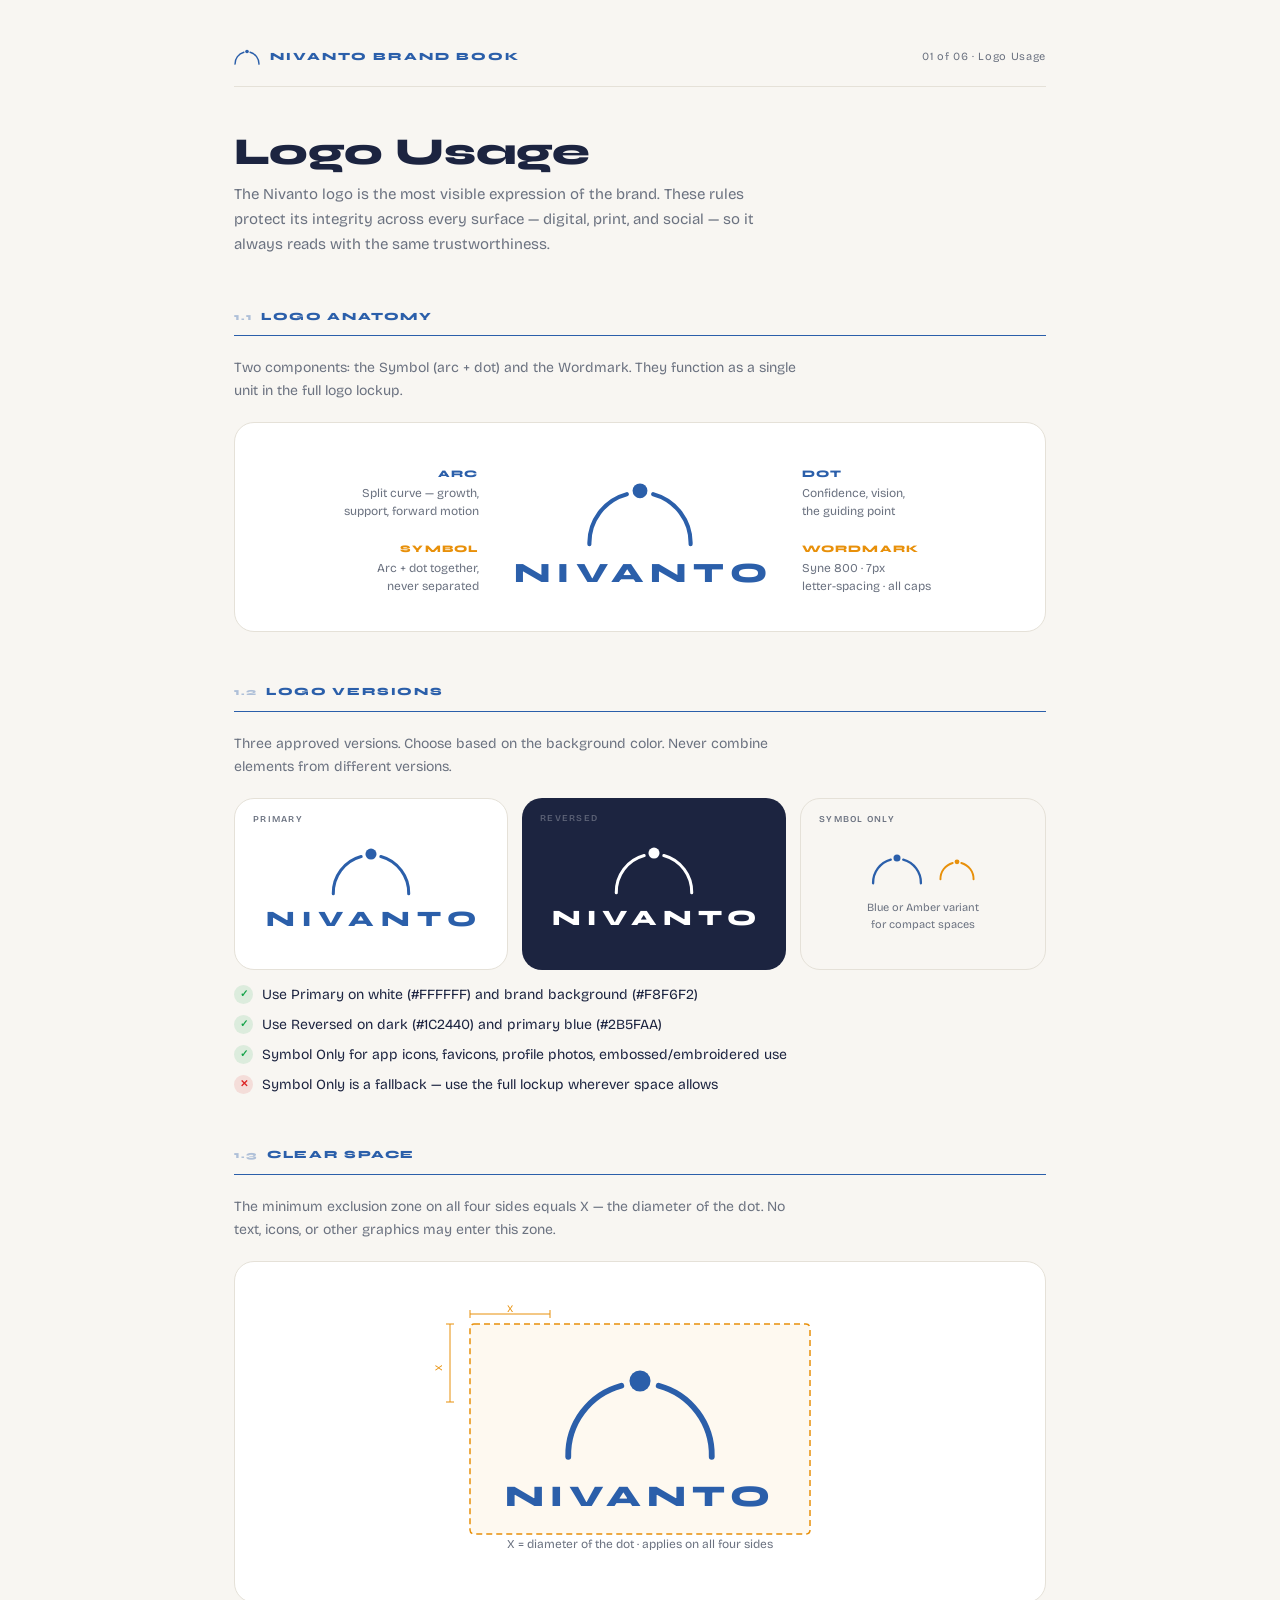
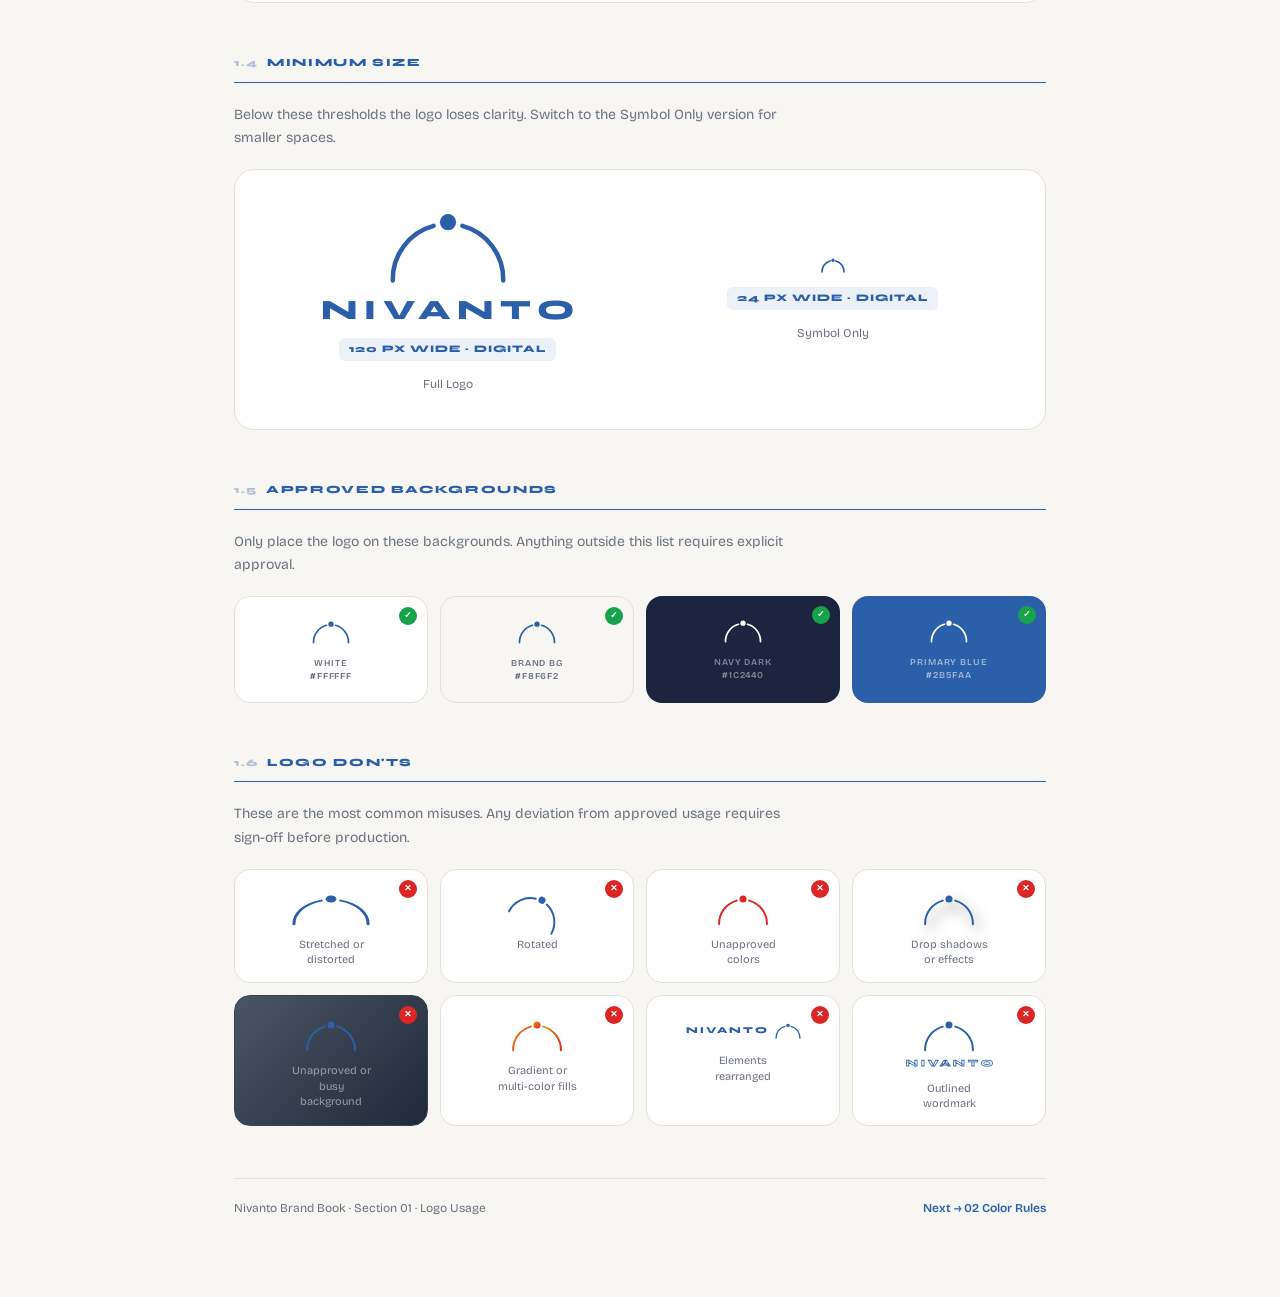
<file: public/assets/aistudio/nivanto-brand-book-01-logo_8d866229.html>
<!DOCTYPE html>
<html lang="en">
<head>
<meta charset="UTF-8">
<meta name="viewport" content="width=device-width, initial-scale=1, viewport-fit=cover">
<title>Nivanto Brand Book · 01 Logo Usage</title>
<style>
@import url('https://fonts.googleapis.com/css2?family=Syne:wght@600;800&family=Bricolage+Grotesque:opsz,wght@12..96,400;12..96,500;12..96,600&display=swap');

:root {
  --blue:#2B5FAA; --amber:#E8900A; --bg:#F8F6F2; --dark:#1C2440;
  --muted:#6B7280; --border:#E5E1D8; --white:#fff;
  --ok:#16A34A; --no:#DC2626;
}
*,*::before,*::after{box-sizing:border-box;margin:0;padding:0}

body{background:var(--bg);font-family:'Bricolage Grotesque',sans-serif;color:var(--dark);line-height:1.5}

.wrap{max-width:860px;margin:0 auto;padding:48px 24px 80px}

/* ── header ── */
.bk-header{display:flex;justify-content:space-between;align-items:center;padding-bottom:20px;border-bottom:1.5px solid var(--border);margin-bottom:44px}
.bk-brand{display:flex;align-items:center;gap:10px}
.bk-name{font-family:'Syne',sans-serif;font-weight:800;font-size:11px;letter-spacing:.18em;text-transform:uppercase;color:var(--blue)}
.bk-chap{font-size:11px;color:var(--muted);letter-spacing:.06em}

.ch-heading{font-family:'Syne',sans-serif;font-weight:800;font-size:38px;color:var(--dark);line-height:1.1;margin-bottom:10px}
.ch-intro{font-size:15px;color:var(--muted);max-width:520px;line-height:1.65;margin-bottom:52px}

/* ── sections ── */
.section{margin-bottom:52px}
.sec-title{font-family:'Syne',sans-serif;font-weight:800;font-size:11px;letter-spacing:.15em;text-transform:uppercase;color:var(--blue);padding-bottom:10px;border-bottom:1.5px solid var(--blue);margin-bottom:20px;display:flex;gap:8px;align-items:baseline}
.sec-num{opacity:.35;font-size:10px}
.sec-desc{font-size:14px;color:var(--muted);line-height:1.65;margin-bottom:20px;max-width:580px}

/* ── cards ── */
.card{border-radius:20px;position:relative}
.c-white{background:var(--white);border:1.5px solid var(--border)}
.c-dark{background:var(--dark)}
.c-warm{background:var(--bg);border:1.5px solid var(--border)}
.c-blue{background:var(--blue)}

.c-label{position:absolute;top:14px;left:18px;font-size:9px;font-weight:600;letter-spacing:.14em;text-transform:uppercase}
.cl-m{color:var(--muted)}.cl-p{color:rgba(255,255,255,.28)}

/* ── logo inline ── */
.logo{display:flex;flex-direction:column;align-items:center}
.wm{font-family:'Syne',sans-serif;font-weight:800;letter-spacing:7px;line-height:1;margin-top:9px;padding-left:7px}

/* ── grids ── */
.g3{display:grid;grid-template-columns:repeat(3,1fr);gap:14px}
.g4{display:grid;grid-template-columns:repeat(4,1fr);gap:12px}
.g2{display:grid;grid-template-columns:1fr 1fr;gap:14px}

/* ── anatomy ── */
.anatomy{background:var(--white);border-radius:20px;padding:44px 32px 36px;border:1.5px solid var(--border)}
.anat-inner{display:grid;grid-template-columns:1fr auto 1fr;gap:28px;align-items:center}
.anat-labels{display:flex;flex-direction:column;gap:22px}
.anat-labels.right .anat-item{align-items:flex-start}
.anat-labels .anat-item{display:flex;flex-direction:column;align-items:flex-end}
.anat-tag{font-family:'Syne',sans-serif;font-weight:800;font-size:10px;letter-spacing:.12em;text-transform:uppercase;color:var(--blue)}
.anat-tag.amber{color:var(--amber)}
.anat-sub{font-size:12px;color:var(--muted);margin-top:2px;text-align:right}
.anat-sub.left{text-align:left}
.anat-center{display:flex;flex-direction:column;align-items:center}

/* ── clear space ── */
.cs-wrap{background:var(--white);border-radius:20px;padding:40px;display:flex;flex-direction:column;align-items:center;gap:14px;border:1.5px solid var(--border)}
.cs-note{font-size:13px;color:var(--muted);text-align:center;max-width:380px;line-height:1.6}

/* ── min size ── */
.ms-card{background:var(--white);border-radius:20px;padding:36px 40px;border:1.5px solid var(--border)}
.ms-inner{display:grid;grid-template-columns:1fr 1fr;gap:40px;align-items:center}
.ms-item{display:flex;flex-direction:column;align-items:center;gap:14px}
.ms-rule{font-family:'Syne',sans-serif;font-weight:800;font-size:10px;color:var(--blue);letter-spacing:.1em;text-transform:uppercase;background:rgba(43,95,170,.09);padding:4px 10px;border-radius:6px}
.ms-label{font-size:12px;color:var(--muted);text-align:center;line-height:1.5}
.ms-div{width:1px;background:var(--border);height:80px;margin:0 auto}

/* ── bg swatches ── */
.bg-sw{border-radius:16px;padding:22px 10px 18px;display:flex;flex-direction:column;align-items:center;gap:12px;position:relative}
.sw-badge{position:absolute;top:10px;right:10px;width:18px;height:18px;border-radius:50%;display:flex;align-items:center;justify-content:center;font-size:9px;font-weight:700}
.ok{background:var(--ok);color:#fff}.no{background:var(--no);color:#fff}
.sw-name{font-size:9px;font-weight:600;letter-spacing:.1em;text-transform:uppercase;text-align:center}

/* ── don'ts ── */
.dont{background:var(--white);border-radius:16px;padding:22px 10px 14px;display:flex;flex-direction:column;align-items:center;gap:10px;position:relative;border:1.5px solid var(--border)}
.x-badge{position:absolute;top:10px;right:10px;width:18px;height:18px;border-radius:50%;background:var(--no);color:#fff;display:flex;align-items:center;justify-content:center;font-size:9px;font-weight:700;z-index:2}
.dont-lbl{font-size:11px;color:var(--muted);text-align:center;line-height:1.4;max-width:88px}

/* ── rule list ── */
.rlist{display:flex;flex-direction:column;gap:9px;margin-top:14px}
.ri{display:flex;align-items:flex-start;gap:9px;font-size:14px;line-height:1.5}
.ric{flex-shrink:0;width:19px;height:19px;border-radius:50%;display:flex;align-items:center;justify-content:center;font-size:10px;font-weight:700;margin-top:1px}
.ric.ok{background:rgba(22,163,74,.12);color:var(--ok)}.ric.no{background:rgba(220,38,38,.12);color:var(--no)}

/* ── footer ── */
.bk-footer{border-top:1.5px solid var(--border);padding-top:20px;display:flex;justify-content:space-between;align-items:center;margin-top:12px}
.bk-fn{font-size:12px;color:var(--muted)}
.bk-next{font-size:12px;color:var(--blue);font-weight:600}

@media(max-width:620px){
  .g3,.g4{grid-template-columns:1fr 1fr}
  .ms-inner{grid-template-columns:1fr}
  .anat-inner{grid-template-columns:1fr;text-align:center}
  .anat-labels .anat-item{align-items:center}
  .anat-sub,.anat-sub.left{text-align:center}
  .ch-heading{font-size:28px}
}
</style>
</head>
<body>
<div class="wrap">

<!-- ── BOOK HEADER ── -->
<div class="bk-header">
  <div class="bk-brand">
    <svg width="26" viewBox="0 0 200 136" fill="none">
      <path d="M 8,124 A 92,92 0 0,1 76,33" stroke="#2B5FAA" stroke-width="11" stroke-linecap="round" fill="none"/>
      <path d="M 124,33 A 92,92 0 0,1 192,124" stroke="#2B5FAA" stroke-width="11" stroke-linecap="round" fill="none"/>
      <circle cx="100" cy="27" r="14" fill="#2B5FAA"/>
    </svg>
    <span class="bk-name">Nivanto Brand Book</span>
  </div>
  <span class="bk-chap">01 of 06 · Logo Usage</span>
</div>

<!-- ── CHAPTER INTRO ── -->
<div class="ch-heading">Logo Usage</div>
<p class="ch-intro">The Nivanto logo is the most visible expression of the brand. These rules protect its integrity across every surface — digital, print, and social — so it always reads with the same trustworthiness.</p>

<!-- ── 1.1 ANATOMY ── -->
<div class="section">
  <div class="sec-title"><span class="sec-num">1.1</span> Logo Anatomy</div>
  <p class="sec-desc">Two components: the Symbol (arc + dot) and the Wordmark. They function as a single unit in the full logo lockup.</p>
  <div class="anatomy">
    <div class="anat-inner">
      <!-- Left labels -->
      <div class="anat-labels">
        <div class="anat-item">
          <span class="anat-tag">Arc</span>
          <span class="anat-sub">Split curve — growth,<br>support, forward motion</span>
        </div>
        <div class="anat-item">
          <span class="anat-tag amber">Symbol</span>
          <span class="anat-sub">Arc + dot together,<br>never separated</span>
        </div>
      </div>
      <!-- Center logo -->
      <div class="anat-center">
        <svg width="110" viewBox="0 0 200 136" fill="none">
          <path d="M 8,124 A 92,92 0 0,1 76,33" stroke="#2B5FAA" stroke-width="7.5" stroke-linecap="round" fill="none"/>
          <path d="M 124,33 A 92,92 0 0,1 192,124" stroke="#2B5FAA" stroke-width="7.5" stroke-linecap="round" fill="none"/>
          <circle cx="100" cy="27" r="13.5" fill="#2B5FAA"/>
        </svg>
        <div class="wm" style="color:var(--blue);font-size:28px;">NIVANTO</div>
      </div>
      <!-- Right labels -->
      <div class="anat-labels right">
        <div class="anat-item" style="align-items:flex-start">
          <span class="anat-tag">Dot</span>
          <span class="anat-sub left">Confidence, vision,<br>the guiding point</span>
        </div>
        <div class="anat-item" style="align-items:flex-start">
          <span class="anat-tag amber">Wordmark</span>
          <span class="anat-sub left">Syne 800 · 7px<br>letter-spacing · all caps</span>
        </div>
      </div>
    </div>
  </div>
</div>

<!-- ── 1.2 VERSIONS ── -->
<div class="section">
  <div class="sec-title"><span class="sec-num">1.2</span> Logo Versions</div>
  <p class="sec-desc">Three approved versions. Choose based on the background color. Never combine elements from different versions.</p>
  <div class="g3">
    <!-- Primary -->
    <div class="card c-white" style="padding:44px 24px 36px;">
      <span class="c-label cl-m">Primary</span>
      <div class="logo" style="align-items:center;">
        <svg width="82" viewBox="0 0 200 136" fill="none">
          <path d="M 8,124 A 92,92 0 0,1 76,33" stroke="#2B5FAA" stroke-width="7.5" stroke-linecap="round" fill="none"/>
          <path d="M 124,33 A 92,92 0 0,1 192,124" stroke="#2B5FAA" stroke-width="7.5" stroke-linecap="round" fill="none"/>
          <circle cx="100" cy="27" r="13.5" fill="#2B5FAA"/>
        </svg>
        <div class="wm" style="color:var(--blue);font-size:22px;">NIVANTO</div>
      </div>
    </div>
    <!-- Reversed -->
    <div class="card c-dark" style="padding:44px 24px 36px;">
      <span class="c-label cl-p">Reversed</span>
      <div class="logo" style="align-items:center;">
        <svg width="82" viewBox="0 0 200 136" fill="none">
          <path d="M 8,124 A 92,92 0 0,1 76,33" stroke="#fff" stroke-width="7.5" stroke-linecap="round" fill="none"/>
          <path d="M 124,33 A 92,92 0 0,1 192,124" stroke="#fff" stroke-width="7.5" stroke-linecap="round" fill="none"/>
          <circle cx="100" cy="27" r="13.5" fill="#fff"/>
        </svg>
        <div class="wm" style="color:#fff;font-size:22px;letter-spacing:6px;padding-left:6px;">NIVANTO</div>
      </div>
    </div>
    <!-- Symbol only -->
    <div class="card c-warm" style="padding:44px 24px 36px;">
      <span class="c-label cl-m">Symbol Only</span>
      <div style="display:flex;gap:16px;align-items:center;justify-content:center;margin-top:8px;">
        <svg width="52" viewBox="0 0 200 136" fill="none">
          <path d="M 8,124 A 92,92 0 0,1 76,33" stroke="#2B5FAA" stroke-width="9" stroke-linecap="round" fill="none"/>
          <path d="M 124,33 A 92,92 0 0,1 192,124" stroke="#2B5FAA" stroke-width="9" stroke-linecap="round" fill="none"/>
          <circle cx="100" cy="27" r="13.5" fill="#2B5FAA"/>
        </svg>
        <svg width="36" viewBox="0 0 200 136" fill="none">
          <path d="M 8,124 A 92,92 0 0,1 76,33" stroke="#E8900A" stroke-width="11" stroke-linecap="round" fill="none"/>
          <path d="M 124,33 A 92,92 0 0,1 192,124" stroke="#E8900A" stroke-width="11" stroke-linecap="round" fill="none"/>
          <circle cx="100" cy="27" r="13.5" fill="#E8900A"/>
        </svg>
      </div>
      <p style="font-size:11px;color:var(--muted);text-align:center;margin-top:14px;line-height:1.5;">Blue or Amber variant<br>for compact spaces</p>
    </div>
  </div>
  <div class="rlist">
    <div class="ri"><span class="ric ok">✓</span>Use Primary on white (#FFFFFF) and brand background (#F8F6F2)</div>
    <div class="ri"><span class="ric ok">✓</span>Use Reversed on dark (#1C2440) and primary blue (#2B5FAA)</div>
    <div class="ri"><span class="ric ok">✓</span>Symbol Only for app icons, favicons, profile photos, embossed/embroidered use</div>
    <div class="ri"><span class="ric no">✕</span>Symbol Only is a fallback — use the full lockup wherever space allows</div>
  </div>
</div>

<!-- ── 1.3 CLEAR SPACE ── -->
<div class="section">
  <div class="sec-title"><span class="sec-num">1.3</span> Clear Space</div>
  <p class="sec-desc">The minimum exclusion zone on all four sides equals X — the diameter of the dot. No text, icons, or other graphics may enter this zone.</p>
  <div class="cs-wrap">
    <svg width="440" viewBox="0 0 440 260" style="max-width:100%">
      <!-- Dashed exclusion rect -->
      <rect x="50" y="22" width="340" height="210" rx="4" fill="rgba(232,144,10,.06)" stroke="#E8900A" stroke-width="1.5" stroke-dasharray="6,4"/>

      <!-- X arrows: top -->
      <line x1="50" y1="12" x2="130" y2="12" stroke="#E8900A" stroke-width="1"/>
      <line x1="50" y1="8" x2="50" y2="16" stroke="#E8900A" stroke-width="1"/>
      <line x1="130" y1="8" x2="130" y2="16" stroke="#E8900A" stroke-width="1"/>
      <text x="90" y="10" font-size="10" fill="#E8900A" text-anchor="middle" font-family="'Bricolage Grotesque',sans-serif">X</text>

      <!-- X arrows: left -->
      <line x1="30" y1="22" x2="30" y2="100" stroke="#E8900A" stroke-width="1"/>
      <line x1="26" y1="22" x2="34" y2="22" stroke="#E8900A" stroke-width="1"/>
      <line x1="26" y1="100" x2="34" y2="100" stroke="#E8900A" stroke-width="1"/>
      <text x="22" y="66" font-size="10" fill="#E8900A" text-anchor="middle" font-family="'Bricolage Grotesque',sans-serif" transform="rotate(-90,22,66)">X</text>

      <!-- Logo centered -->
      <g transform="translate(142,58) scale(0.78)">
        <path d="M 8,124 A 92,92 0 0,1 76,33" stroke="#2B5FAA" stroke-width="7.5" stroke-linecap="round" fill="none"/>
        <path d="M 124,33 A 92,92 0 0,1 192,124" stroke="#2B5FAA" stroke-width="7.5" stroke-linecap="round" fill="none"/>
        <circle cx="100" cy="27" r="13.5" fill="#2B5FAA"/>
      </g>
      <text x="220" y="204" font-family="'Syne',sans-serif" font-weight="800" font-size="30" fill="#2B5FAA" letter-spacing="6" text-anchor="middle">NIVANTO</text>

      <!-- X definition -->
      <text x="220" y="246" font-size="12" fill="#6B7280" text-anchor="middle" font-family="'Bricolage Grotesque',sans-serif">X = diameter of the dot · applies on all four sides</text>
    </svg>
  </div>
</div>

<!-- ── 1.4 MINIMUM SIZE ── -->
<div class="section">
  <div class="sec-title"><span class="sec-num">1.4</span> Minimum Size</div>
  <p class="sec-desc">Below these thresholds the logo loses clarity. Switch to the Symbol Only version for smaller spaces.</p>
  <div class="ms-card">
    <div class="ms-inner">
      <!-- Full logo -->
      <div class="ms-item">
        <div class="logo" style="align-items:center;">
          <svg width="120" viewBox="0 0 200 136" fill="none">
            <path d="M 8,124 A 92,92 0 0,1 76,33" stroke="#2B5FAA" stroke-width="7.5" stroke-linecap="round" fill="none"/>
            <path d="M 124,33 A 92,92 0 0,1 192,124" stroke="#2B5FAA" stroke-width="7.5" stroke-linecap="round" fill="none"/>
            <circle cx="100" cy="27" r="13.5" fill="#2B5FAA"/>
          </svg>
          <div class="wm" style="color:var(--blue);font-size:28px;">NIVANTO</div>
        </div>
        <span class="ms-rule">120 px wide · digital</span>
        <span class="ms-label">Full Logo</span>
      </div>
      <!-- Symbol -->
      <div class="ms-item">
        <svg width="24" viewBox="0 0 200 136" fill="none">
          <path d="M 8,124 A 92,92 0 0,1 76,33" stroke="#2B5FAA" stroke-width="14" stroke-linecap="round" fill="none"/>
          <path d="M 124,33 A 92,92 0 0,1 192,124" stroke="#2B5FAA" stroke-width="14" stroke-linecap="round" fill="none"/>
          <circle cx="100" cy="27" r="14" fill="#2B5FAA"/>
        </svg>
        <span class="ms-rule">24 px wide · digital</span>
        <span class="ms-label">Symbol Only</span>
      </div>
    </div>
  </div>
</div>

<!-- ── 1.5 APPROVED BACKGROUNDS ── -->
<div class="section">
  <div class="sec-title"><span class="sec-num">1.5</span> Approved Backgrounds</div>
  <p class="sec-desc">Only place the logo on these backgrounds. Anything outside this list requires explicit approval.</p>
  <div class="g4">
    <!-- White -->
    <div class="bg-sw" style="background:#fff;border:1.5px solid var(--border);">
      <span class="sw-badge ok">✓</span>
      <svg width="38" viewBox="0 0 200 136" fill="none">
        <path d="M 8,124 A 92,92 0 0,1 76,33" stroke="#2B5FAA" stroke-width="9" stroke-linecap="round" fill="none"/>
        <path d="M 124,33 A 92,92 0 0,1 192,124" stroke="#2B5FAA" stroke-width="9" stroke-linecap="round" fill="none"/>
        <circle cx="100" cy="27" r="14" fill="#2B5FAA"/>
      </svg>
      <span class="sw-name" style="color:var(--muted);">White<br>#FFFFFF</span>
    </div>
    <!-- Brand BG -->
    <div class="bg-sw" style="background:#F8F6F2;border:1.5px solid var(--border);">
      <span class="sw-badge ok">✓</span>
      <svg width="38" viewBox="0 0 200 136" fill="none">
        <path d="M 8,124 A 92,92 0 0,1 76,33" stroke="#2B5FAA" stroke-width="9" stroke-linecap="round" fill="none"/>
        <path d="M 124,33 A 92,92 0 0,1 192,124" stroke="#2B5FAA" stroke-width="9" stroke-linecap="round" fill="none"/>
        <circle cx="100" cy="27" r="14" fill="#2B5FAA"/>
      </svg>
      <span class="sw-name" style="color:var(--muted);">Brand BG<br>#F8F6F2</span>
    </div>
    <!-- Dark -->
    <div class="bg-sw" style="background:#1C2440;">
      <span class="sw-badge ok">✓</span>
      <svg width="38" viewBox="0 0 200 136" fill="none">
        <path d="M 8,124 A 92,92 0 0,1 76,33" stroke="#fff" stroke-width="9" stroke-linecap="round" fill="none"/>
        <path d="M 124,33 A 92,92 0 0,1 192,124" stroke="#fff" stroke-width="9" stroke-linecap="round" fill="none"/>
        <circle cx="100" cy="27" r="14" fill="#fff"/>
      </svg>
      <span class="sw-name" style="color:rgba(255,255,255,.45);">Navy Dark<br>#1C2440</span>
    </div>
    <!-- Blue -->
    <div class="bg-sw" style="background:#2B5FAA;">
      <span class="sw-badge ok">✓</span>
      <svg width="38" viewBox="0 0 200 136" fill="none">
        <path d="M 8,124 A 92,92 0 0,1 76,33" stroke="#fff" stroke-width="9" stroke-linecap="round" fill="none"/>
        <path d="M 124,33 A 92,92 0 0,1 192,124" stroke="#fff" stroke-width="9" stroke-linecap="round" fill="none"/>
        <circle cx="100" cy="27" r="14" fill="#fff"/>
      </svg>
      <span class="sw-name" style="color:rgba(255,255,255,.55);">Primary Blue<br>#2B5FAA</span>
    </div>
  </div>
</div>

<!-- ── 1.6 DON'TS ── -->
<div class="section">
  <div class="sec-title"><span class="sec-num">1.6</span> Logo Don'ts</div>
  <p class="sec-desc">These are the most common misuses. Any deviation from approved usage requires sign-off before production.</p>
  <div class="g4">

    <!-- 1 Stretched -->
    <div class="dont">
      <span class="x-badge">✕</span>
      <svg width="52" viewBox="0 0 200 136" fill="none" style="transform:scaleX(1.55);">
        <path d="M 8,124 A 92,92 0 0,1 76,33" stroke="#2B5FAA" stroke-width="7.5" stroke-linecap="round" fill="none"/>
        <path d="M 124,33 A 92,92 0 0,1 192,124" stroke="#2B5FAA" stroke-width="7.5" stroke-linecap="round" fill="none"/>
        <circle cx="100" cy="27" r="13.5" fill="#2B5FAA"/>
      </svg>
      <span class="dont-lbl">Stretched or distorted</span>
    </div>

    <!-- 2 Rotated -->
    <div class="dont">
      <span class="x-badge">✕</span>
      <svg width="52" viewBox="0 0 200 136" fill="none" style="transform:rotate(28deg);">
        <path d="M 8,124 A 92,92 0 0,1 76,33" stroke="#2B5FAA" stroke-width="7.5" stroke-linecap="round" fill="none"/>
        <path d="M 124,33 A 92,92 0 0,1 192,124" stroke="#2B5FAA" stroke-width="7.5" stroke-linecap="round" fill="none"/>
        <circle cx="100" cy="27" r="13.5" fill="#2B5FAA"/>
      </svg>
      <span class="dont-lbl">Rotated</span>
    </div>

    <!-- 3 Wrong color -->
    <div class="dont">
      <span class="x-badge">✕</span>
      <svg width="52" viewBox="0 0 200 136" fill="none">
        <path d="M 8,124 A 92,92 0 0,1 76,33" stroke="#DC2626" stroke-width="7.5" stroke-linecap="round" fill="none"/>
        <path d="M 124,33 A 92,92 0 0,1 192,124" stroke="#DC2626" stroke-width="7.5" stroke-linecap="round" fill="none"/>
        <circle cx="100" cy="27" r="13.5" fill="#DC2626"/>
      </svg>
      <span class="dont-lbl">Unapproved colors</span>
    </div>

    <!-- 4 Drop shadow -->
    <div class="dont">
      <span class="x-badge">✕</span>
      <svg width="52" viewBox="0 0 200 136" fill="none" style="filter:drop-shadow(5px 7px 7px rgba(0,0,0,.55));">
        <path d="M 8,124 A 92,92 0 0,1 76,33" stroke="#2B5FAA" stroke-width="7.5" stroke-linecap="round" fill="none"/>
        <path d="M 124,33 A 92,92 0 0,1 192,124" stroke="#2B5FAA" stroke-width="7.5" stroke-linecap="round" fill="none"/>
        <circle cx="100" cy="27" r="13.5" fill="#2B5FAA"/>
      </svg>
      <span class="dont-lbl">Drop shadows or effects</span>
    </div>

    <!-- 5 Busy bg -->
    <div class="dont" style="background:linear-gradient(135deg,#4B5563,#1F2937);border-color:#374151;">
      <span class="x-badge">✕</span>
      <svg width="52" viewBox="0 0 200 136" fill="none">
        <path d="M 8,124 A 92,92 0 0,1 76,33" stroke="#2B5FAA" stroke-width="7.5" stroke-linecap="round" fill="none"/>
        <path d="M 124,33 A 92,92 0 0,1 192,124" stroke="#2B5FAA" stroke-width="7.5" stroke-linecap="round" fill="none"/>
        <circle cx="100" cy="27" r="13.5" fill="#2B5FAA"/>
      </svg>
      <span class="dont-lbl" style="color:rgba(255,255,255,.5);">Unapproved or busy background</span>
    </div>

    <!-- 6 Gradient fill -->
    <div class="dont">
      <span class="x-badge">✕</span>
      <svg width="52" viewBox="0 0 200 136" fill="none">
        <defs>
          <linearGradient id="grd" x1="0" y1="0" x2="1" y2="1">
            <stop offset="0%" stop-color="#E8900A"/>
            <stop offset="100%" stop-color="#DC2626"/>
          </linearGradient>
        </defs>
        <path d="M 8,124 A 92,92 0 0,1 76,33" stroke="url(#grd)" stroke-width="7.5" stroke-linecap="round" fill="none"/>
        <path d="M 124,33 A 92,92 0 0,1 192,124" stroke="url(#grd)" stroke-width="7.5" stroke-linecap="round" fill="none"/>
        <circle cx="100" cy="27" r="13.5" fill="url(#grd)"/>
      </svg>
      <span class="dont-lbl">Gradient or multi-color fills</span>
    </div>

    <!-- 7 Rearranged (wordmark left of symbol) -->
    <div class="dont">
      <span class="x-badge">✕</span>
      <div style="display:flex;align-items:center;gap:6px;margin:4px 0;">
        <div style="font-family:'Syne',sans-serif;font-weight:800;font-size:9px;letter-spacing:2px;color:var(--blue);">NIVANTO</div>
        <svg width="26" viewBox="0 0 200 136" fill="none">
          <path d="M 8,124 A 92,92 0 0,1 76,33" stroke="#2B5FAA" stroke-width="10" stroke-linecap="round" fill="none"/>
          <path d="M 124,33 A 92,92 0 0,1 192,124" stroke="#2B5FAA" stroke-width="10" stroke-linecap="round" fill="none"/>
          <circle cx="100" cy="27" r="14" fill="#2B5FAA"/>
        </svg>
      </div>
      <span class="dont-lbl">Elements rearranged</span>
    </div>

    <!-- 8 Outlined wordmark -->
    <div class="dont">
      <span class="x-badge">✕</span>
      <div style="display:flex;flex-direction:column;align-items:center;">
        <svg width="52" viewBox="0 0 200 136" fill="none">
          <path d="M 8,124 A 92,92 0 0,1 76,33" stroke="#2B5FAA" stroke-width="7.5" stroke-linecap="round" fill="none"/>
          <path d="M 124,33 A 92,92 0 0,1 192,124" stroke="#2B5FAA" stroke-width="7.5" stroke-linecap="round" fill="none"/>
          <circle cx="100" cy="27" r="13.5" fill="#2B5FAA"/>
        </svg>
        <div style="font-family:'Syne',sans-serif;font-weight:800;font-size:9px;letter-spacing:3px;color:transparent;-webkit-text-stroke:0.8px #2B5FAA;padding-left:3px;margin-top:4px;">NIVANTO</div>
      </div>
      <span class="dont-lbl">Outlined wordmark</span>
    </div>

  </div>
</div>

<!-- ── FOOTER ── -->
<div class="bk-footer">
  <span class="bk-fn">Nivanto Brand Book · Section 01 · Logo Usage</span>
  <span class="bk-next">Next → 02 Color Rules</span>
</div>

</div>
</body>
</html>
</file>
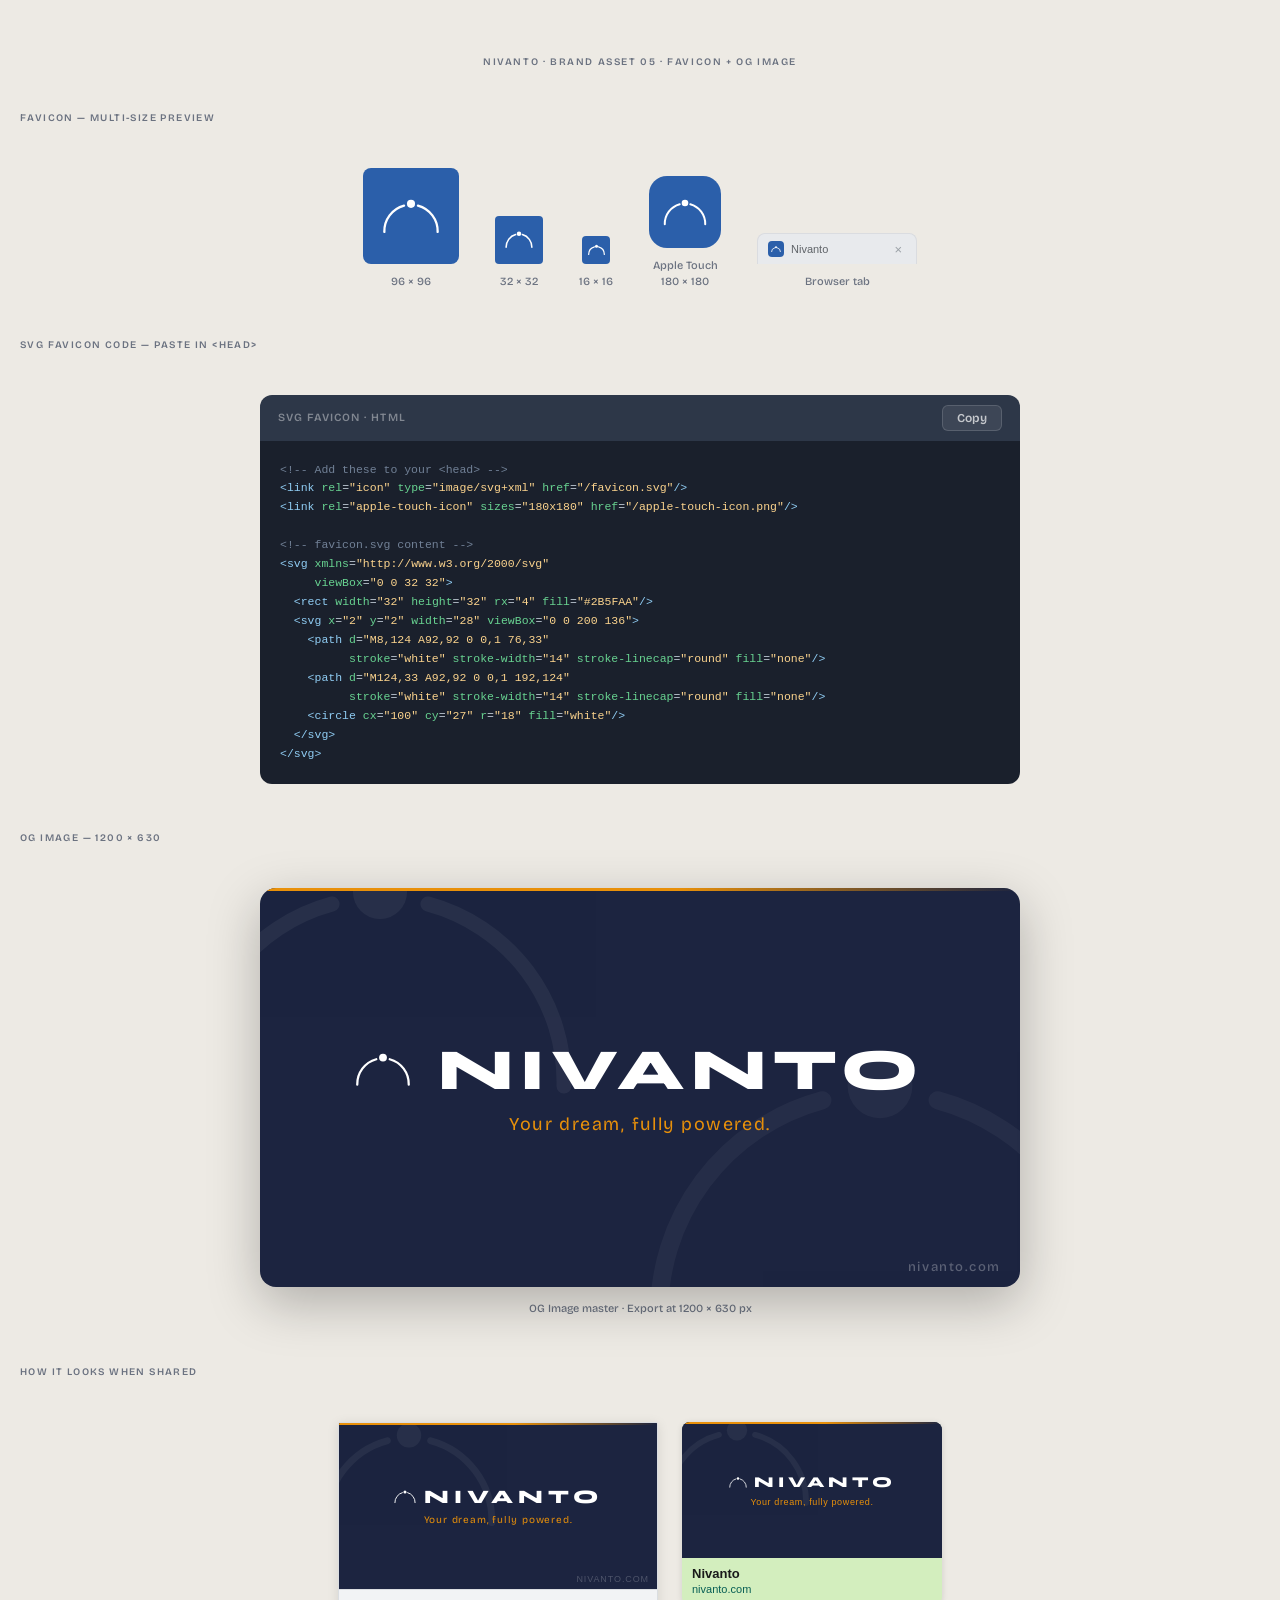
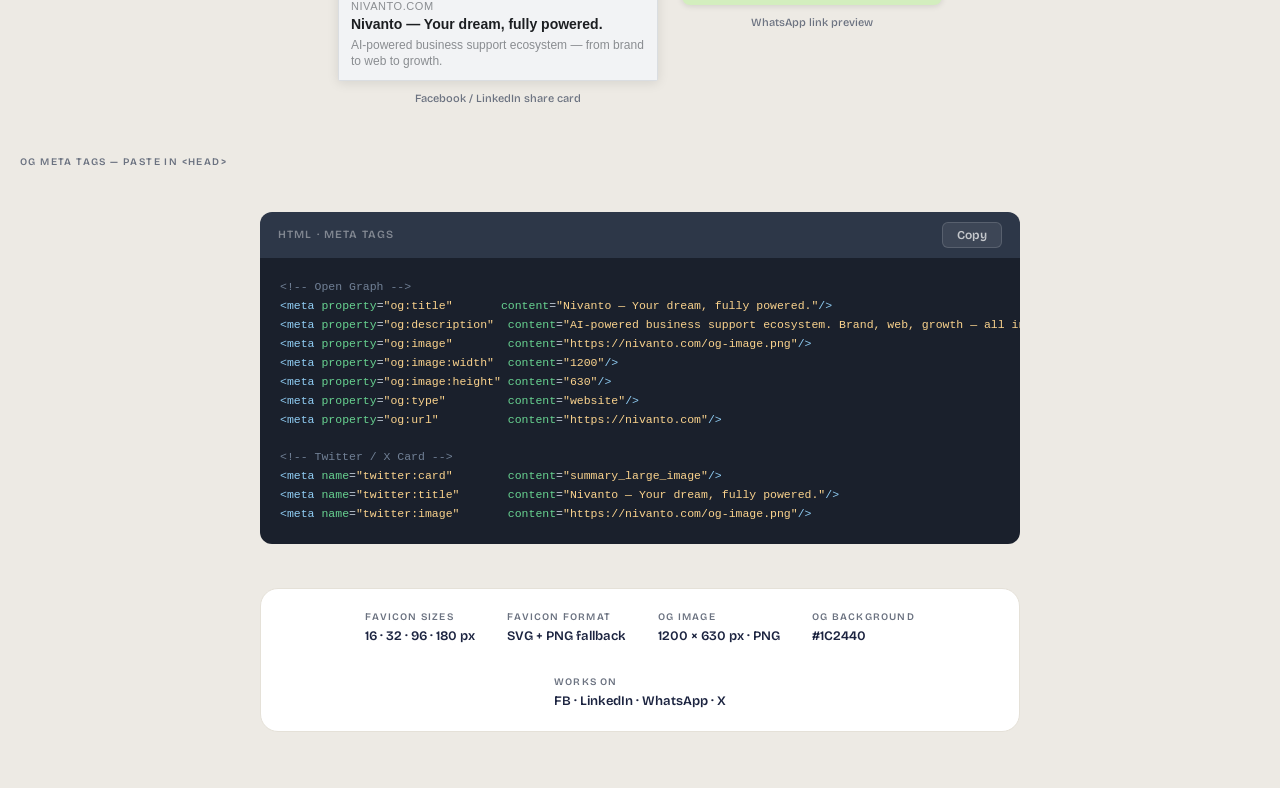
<file: public/assets/aistudio/Nivanto___Brand_Asset_05___Favicon___OG_Image_46a1ac96.html>
<!DOCTYPE html>
<html lang="en">
<head>
<meta charset="UTF-8">
<meta name="viewport" content="width=device-width, initial-scale=1, viewport-fit=cover">
<title>Nivanto — Brand Asset 05 · Favicon + OG Image</title>
<style>
@import url('https://fonts.googleapis.com/css2?family=Syne:wght@800&family=Bricolage+Grotesque:opsz,wght@12..96,400;12..96,500;12..96,600&display=swap');

:root {
  --primary: #2B5FAA;
  --amber:   #E8900A;
  --charcoal:#1C2440;
  --muted:   #6B7280;
  --border:  #E5E1D8;
  --page-bg: #EDEAE4;
}

*, *::before, *::after { margin:0; padding:0; box-sizing:border-box; }

body {
  background: var(--page-bg);
  font-family: 'Bricolage Grotesque', sans-serif;
  min-height: 100vh;
  display: flex;
  flex-direction: column;
  align-items: center;
  gap: 44px;
  padding: 56px 20px;
}

.page-label {
  font-size: 10px; font-weight: 600; color: var(--muted);
  letter-spacing: 0.16em; text-transform: uppercase;
}

.sec-label {
  font-size: 10px; font-weight: 600; color: var(--muted);
  letter-spacing: 0.14em; text-transform: uppercase;
  align-self: flex-start; max-width: 760px; width: 100%;
}

.size-label {
  font-size: 11px; font-weight: 500; color: var(--muted); text-align: center; line-height: 1.5;
}

/* ── FAVICON SECTION ── */
.favicon-row {
  display: flex;
  gap: 36px;
  align-items: flex-end;
  flex-wrap: wrap;
  justify-content: center;
  max-width: 760px;
  width: 100%;
}

.fav-item {
  display: flex; flex-direction: column; align-items: center; gap: 10px;
}

/* Favicon icon — blue square with symbol */
.fav-icon {
  background: var(--primary);
  display: flex; align-items: center; justify-content: center;
  flex-shrink: 0;
}
.fav-icon.r4  { border-radius: 4px; }
.fav-icon.r8  { border-radius: 8px; }
.fav-icon.r18 { border-radius: 18px; } /* Apple touch icon */
.fav-icon.r50 { border-radius: 50%; } /* Circle variant */

/* Browser tab mock */
.tab-mock {
  background: #E8EAED;
  border-radius: 8px 8px 0 0;
  padding: 7px 14px 7px 10px;
  display: flex;
  align-items: center;
  gap: 7px;
  font-size: 11px;
  color: #5F6368;
  font-family: Arial, sans-serif;
  border: 1px solid #DADCE0;
  border-bottom: none;
  min-width: 160px;
}

.tab-close {
  margin-left: auto;
  color: #9AA0A6;
  font-size: 13px;
  line-height: 1;
}

/* ── OG IMAGE ── */
.og-image {
  width: min(760px, 100%);
  aspect-ratio: 1200 / 630;
  background: var(--charcoal);
  border-radius: 16px;
  position: relative;
  overflow: hidden;
  box-shadow: 0 16px 52px rgba(0,0,0,0.26);
}

.og-image .echo {
  position: absolute; pointer-events: none;
}

.og-image .accent-top {
  position: absolute; top: 0; left: 0; right: 0; height: 3px;
  background: linear-gradient(to right, #E8900A 0%, #E8900A 55%, transparent 100%);
}

.og-image .center {
  position: absolute; left: 50%; top: 50%;
  transform: translate(-50%, -50%);
  display: flex; flex-direction: column; align-items: center; gap: 14px;
  white-space: nowrap;
}

.og-image .lockup {
  display: flex; align-items: center; gap: 20px;
}

.og-image .wordmark {
  font-family: 'Syne', sans-serif; font-weight: 800;
  font-size: clamp(32px, 6.5vw, 58px);
  color: white; letter-spacing: 7px; line-height: 1; padding-left: 7px;
}

.og-image .tagline {
  font-family: 'Bricolage Grotesque', sans-serif; font-weight: 400;
  font-size: clamp(12px, 2vw, 18px);
  color: #E8900A; letter-spacing: 0.08em;
}

.og-image .domain {
  font-family: 'Bricolage Grotesque', sans-serif; font-weight: 500;
  font-size: clamp(10px, 1.4vw, 13px);
  color: rgba(255,255,255,0.28); letter-spacing: 0.12em;
  position: absolute; bottom: clamp(12px,2.5%,20px); right: clamp(16px,2.5%,28px);
}

/* ── SHARE CARD MOCKS ── */
.share-row {
  display: flex; gap: 24px; flex-wrap: wrap; justify-content: center;
  max-width: 760px; width: 100%;
}

/* Facebook share card */
.fb-share {
  background: white;
  border: 1px solid #DADDE1;
  border-radius: 2px;
  overflow: hidden;
  width: 320px;
  box-shadow: 0 2px 12px rgba(0,0,0,0.1);
  flex-shrink: 0;
}

.fb-share-img {
  width: 100%; aspect-ratio: 1200/630;
  background: var(--charcoal);
  position: relative; overflow: hidden;
}

.fb-share-meta {
  padding: 10px 12px;
  background: #F2F3F5;
  border-top: 1px solid #DADDE1;
}

.fb-share-domain {
  font-size: 11px; color: #8A8D91;
  font-family: Arial, sans-serif;
  text-transform: uppercase; letter-spacing: 0.05em;
  margin-bottom: 3px;
}

.fb-share-title {
  font-size: 14px; font-weight: 600; color: #1C1E21;
  font-family: Arial, sans-serif; line-height: 1.3; margin-bottom: 3px;
}

.fb-share-desc {
  font-size: 12px; color: #8A8D91;
  font-family: Arial, sans-serif; line-height: 1.4;
}

/* WhatsApp preview */
.wa-share {
  background: #DCF8C6;
  border-radius: 8px;
  overflow: hidden;
  width: 260px;
  box-shadow: 0 1px 6px rgba(0,0,0,0.12);
  flex-shrink: 0;
}

.wa-share-img {
  width: 100%; aspect-ratio: 1200/630;
  background: var(--charcoal);
  position: relative; overflow: hidden;
}

.wa-share-info {
  padding: 8px 10px 10px;
  background: rgba(0,0,0,0.04);
}

.wa-share-title {
  font-size: 13px; font-weight: 600; color: #1a1a1a;
  font-family: Arial, sans-serif; margin-bottom: 2px;
}

.wa-share-url {
  font-size: 11px; color: #075E54;
  font-family: Arial, sans-serif;
}

/* Shared mini OG (reused inside mocks) */
.mini-og {
  position: absolute; inset: 0;
  background: var(--charcoal);
  display: flex; align-items: center; justify-content: center;
  flex-direction: column; gap: 6px;
  overflow: hidden;
}

/* ── SVG CODE BLOCK ── */
.code-wrap { max-width: 760px; width: 100%; }

.code-header {
  background: #2d3748; border-radius: 12px 12px 0 0;
  padding: 10px 18px; display: flex; justify-content: space-between; align-items: center;
}
.code-lang { font-size:11px; font-weight:600; color:rgba(255,255,255,0.4); letter-spacing:0.1em; text-transform:uppercase; }
.copy-btn {
  font-family:'Bricolage Grotesque',sans-serif; font-size:12px; font-weight:600;
  color:rgba(255,255,255,0.7); background:rgba(255,255,255,0.08);
  border:1px solid rgba(255,255,255,0.14); border-radius:6px; padding:5px 14px;
  cursor:pointer; transition:background 0.15s;
}
.copy-btn:hover { background:rgba(255,255,255,0.14); }
.copy-btn.copied { color:#34D399; border-color:#34D399; }

pre {
  background: #1a202c; border-radius: 0 0 12px 12px;
  padding: 20px; font-family: 'Courier New', Courier, monospace;
  font-size: 11.5px; color: #CBD5E0; overflow-x: auto;
  line-height: 1.65; white-space: pre;
}
.kw { color: #90CDF4; } .at { color: #68D391; } .vl { color: #FBD38D; } .cm { color: #718096; }

/* ── SPEC ── */
.spec {
  background: white; border: 1px solid var(--border); border-radius: 18px;
  padding: 22px 32px; display: flex; gap: 32px; flex-wrap: wrap;
  justify-content: center; max-width: 760px; width: 100%;
}
.spec-item { display:flex; flex-direction:column; gap:5px; }
.spec-key { font-size:10px; font-weight:600; color:var(--muted); letter-spacing:0.12em; text-transform:uppercase; }
.spec-val { font-size:13px; font-weight:600; color:var(--charcoal); }

@media (max-width: 600px) {
  .fb-share { width: 100%; max-width: 320px; }
  .wa-share { width: 100%; max-width: 260px; }
}
</style>
</head>
<body>

<div class="page-label">Nivanto · Brand Asset 05 · Favicon + OG Image</div>

<!-- ══ FAVICON ══ -->
<div class="sec-label">Favicon — Multi-size Preview</div>

<div class="favicon-row">

  <!-- Large clear preview -->
  <div class="fav-item">
    <div class="fav-icon r8" style="width:96px;height:96px;">
      <svg width="58" viewBox="0 0 200 136" fill="none">
        <path d="M 8,124 A 92,92 0 0,1 76,33" stroke="white" stroke-width="8" stroke-linecap="round" fill="none"/>
        <path d="M 124,33 A 92,92 0 0,1 192,124" stroke="white" stroke-width="8" stroke-linecap="round" fill="none"/>
        <circle cx="100" cy="27" r="14" fill="white"/>
      </svg>
    </div>
    <div class="size-label">96 × 96</div>
  </div>

  <!-- 32px -->
  <div class="fav-item">
    <div class="fav-icon r4" style="width:48px;height:48px;">
      <svg width="28" viewBox="0 0 200 136" fill="none">
        <path d="M 8,124 A 92,92 0 0,1 76,33" stroke="white" stroke-width="11" stroke-linecap="round" fill="none"/>
        <path d="M 124,33 A 92,92 0 0,1 192,124" stroke="white" stroke-width="11" stroke-linecap="round" fill="none"/>
        <circle cx="100" cy="27" r="16" fill="white"/>
      </svg>
    </div>
    <div class="size-label">32 × 32</div>
  </div>

  <!-- 16px -->
  <div class="fav-item">
    <div class="fav-icon r4" style="width:28px;height:28px;">
      <svg width="17" viewBox="0 0 200 136" fill="none">
        <path d="M 8,124 A 92,92 0 0,1 76,33" stroke="white" stroke-width="14" stroke-linecap="round" fill="none"/>
        <path d="M 124,33 A 92,92 0 0,1 192,124" stroke="white" stroke-width="14" stroke-linecap="round" fill="none"/>
        <circle cx="100" cy="27" r="18" fill="white"/>
      </svg>
    </div>
    <div class="size-label">16 × 16</div>
  </div>

  <!-- Apple touch icon -->
  <div class="fav-item">
    <div class="fav-icon r18" style="width:72px;height:72px;">
      <svg width="44" viewBox="0 0 200 136" fill="none">
        <path d="M 8,124 A 92,92 0 0,1 76,33" stroke="white" stroke-width="9" stroke-linecap="round" fill="none"/>
        <path d="M 124,33 A 92,92 0 0,1 192,124" stroke="white" stroke-width="9" stroke-linecap="round" fill="none"/>
        <circle cx="100" cy="27" r="15" fill="white"/>
      </svg>
    </div>
    <div class="size-label">Apple Touch<br>180 × 180</div>
  </div>

  <!-- Browser tab mock -->
  <div class="fav-item" style="align-self:flex-end;">
    <div class="tab-mock">
      <div class="fav-icon r4" style="width:16px;height:16px;flex-shrink:0;">
        <svg width="10" viewBox="0 0 200 136" fill="none">
          <path d="M 8,124 A 92,92 0 0,1 76,33" stroke="white" stroke-width="16" stroke-linecap="round" fill="none"/>
          <path d="M 124,33 A 92,92 0 0,1 192,124" stroke="white" stroke-width="16" stroke-linecap="round" fill="none"/>
          <circle cx="100" cy="27" r="20" fill="white"/>
        </svg>
      </div>
      <span>Nivanto</span>
      <span class="tab-close">×</span>
    </div>
    <div class="size-label">Browser tab</div>
  </div>

</div>

<!-- SVG FAVICON CODE -->
<div class="sec-label" style="margin-top:4px;">SVG Favicon Code — paste in &lt;head&gt;</div>
<div class="code-wrap">
  <div class="code-header">
    <span class="code-lang">SVG Favicon · HTML</span>
    <button class="copy-btn" id="favBtn" onclick="copyFav()">Copy</button>
  </div>
  <pre><span class="cm">&lt;!-- Add these to your &lt;head&gt; --&gt;</span>
<span class="kw">&lt;link</span> <span class="at">rel</span>=<span class="vl">"icon"</span> <span class="at">type</span>=<span class="vl">"image/svg+xml"</span> <span class="at">href</span>=<span class="vl">"/favicon.svg"</span><span class="kw">/&gt;</span>
<span class="kw">&lt;link</span> <span class="at">rel</span>=<span class="vl">"apple-touch-icon"</span> <span class="at">sizes</span>=<span class="vl">"180x180"</span> <span class="at">href</span>=<span class="vl">"/apple-touch-icon.png"</span><span class="kw">/&gt;</span>

<span class="cm">&lt;!-- favicon.svg content --&gt;</span>
<span class="kw">&lt;svg</span> <span class="at">xmlns</span>=<span class="vl">"http://www.w3.org/2000/svg"</span>
     <span class="at">viewBox</span>=<span class="vl">"0 0 32 32"</span><span class="kw">&gt;</span>
  <span class="kw">&lt;rect</span> <span class="at">width</span>=<span class="vl">"32"</span> <span class="at">height</span>=<span class="vl">"32"</span> <span class="at">rx</span>=<span class="vl">"4"</span> <span class="at">fill</span>=<span class="vl">"#2B5FAA"</span><span class="kw">/&gt;</span>
  <span class="kw">&lt;svg</span> <span class="at">x</span>=<span class="vl">"2"</span> <span class="at">y</span>=<span class="vl">"2"</span> <span class="at">width</span>=<span class="vl">"28"</span> <span class="at">viewBox</span>=<span class="vl">"0 0 200 136"</span><span class="kw">&gt;</span>
    <span class="kw">&lt;path</span> <span class="at">d</span>=<span class="vl">"M8,124 A92,92 0 0,1 76,33"</span>
          <span class="at">stroke</span>=<span class="vl">"white"</span> <span class="at">stroke-width</span>=<span class="vl">"14"</span> <span class="at">stroke-linecap</span>=<span class="vl">"round"</span> <span class="at">fill</span>=<span class="vl">"none"</span><span class="kw">/&gt;</span>
    <span class="kw">&lt;path</span> <span class="at">d</span>=<span class="vl">"M124,33 A92,92 0 0,1 192,124"</span>
          <span class="at">stroke</span>=<span class="vl">"white"</span> <span class="at">stroke-width</span>=<span class="vl">"14"</span> <span class="at">stroke-linecap</span>=<span class="vl">"round"</span> <span class="at">fill</span>=<span class="vl">"none"</span><span class="kw">/&gt;</span>
    <span class="kw">&lt;circle</span> <span class="at">cx</span>=<span class="vl">"100"</span> <span class="at">cy</span>=<span class="vl">"27"</span> <span class="at">r</span>=<span class="vl">"18"</span> <span class="at">fill</span>=<span class="vl">"white"</span><span class="kw">/&gt;</span>
  <span class="kw">&lt;/svg&gt;</span>
<span class="kw">&lt;/svg&gt;</span></pre>
</div>

<!-- ══ OG IMAGE ══ -->
<div class="sec-label" style="margin-top:4px;">OG Image — 1200 × 630</div>

<div style="width:min(760px,100%);display:flex;flex-direction:column;align-items:center;gap:14px;">
  <div class="og-image">

    <!-- Arc echoes -->
    <svg class="echo" style="left:-80px;top:-50px;opacity:0.05;" width="400" viewBox="0 0 200 136" fill="none">
      <path d="M 8,124 A 92,92 0 0,1 76,33" stroke="white" stroke-width="7.5" stroke-linecap="round" fill="none"/>
      <path d="M 124,33 A 92,92 0 0,1 192,124" stroke="white" stroke-width="7.5" stroke-linecap="round" fill="none"/>
      <circle cx="100" cy="27" r="13.5" fill="white"/>
    </svg>
    <svg class="echo" style="right:-100px;bottom:-60px;opacity:0.04;" width="480" viewBox="0 0 200 136" fill="none">
      <path d="M 8,124 A 92,92 0 0,1 76,33" stroke="white" stroke-width="7.5" stroke-linecap="round" fill="none"/>
      <path d="M 124,33 A 92,92 0 0,1 192,124" stroke="white" stroke-width="7.5" stroke-linecap="round" fill="none"/>
      <circle cx="100" cy="27" r="13.5" fill="white"/>
    </svg>

    <div class="accent-top"></div>

    <!-- Center lockup -->
    <div class="center">
      <div class="lockup">
        <svg width="clamp(36px,6vw,56px)" viewBox="0 0 200 136" fill="none">
          <path d="M 8,124 A 92,92 0 0,1 76,33" stroke="white" stroke-width="8" stroke-linecap="round" fill="none"/>
          <path d="M 124,33 A 92,92 0 0,1 192,124" stroke="white" stroke-width="8" stroke-linecap="round" fill="none"/>
          <circle cx="100" cy="27" r="14" fill="white"/>
        </svg>
        <div class="wordmark">NIVANTO</div>
      </div>
      <div class="tagline">Your dream, fully powered.</div>
    </div>

    <div class="domain">nivanto.com</div>

  </div>
  <div class="size-label">OG Image master · Export at 1200 × 630 px</div>
</div>

<!-- ── SOCIAL SHARE MOCKS ── -->
<div class="sec-label" style="margin-top:4px;">How it looks when shared</div>

<div class="share-row">

  <!-- Facebook share card -->
  <div style="display:flex;flex-direction:column;align-items:center;gap:10px;">
    <div class="fb-share">
      <div class="fb-share-img">
        <!-- Mini OG reproduction -->
        <div class="mini-og">
          <svg style="position:absolute;left:-20px;top:-12px;opacity:0.05;" width="180" viewBox="0 0 200 136" fill="none">
            <path d="M 8,124 A 92,92 0 0,1 76,33" stroke="white" stroke-width="7.5" stroke-linecap="round" fill="none"/>
            <path d="M 124,33 A 92,92 0 0,1 192,124" stroke="white" stroke-width="7.5" stroke-linecap="round" fill="none"/>
            <circle cx="100" cy="27" r="13.5" fill="white"/>
          </svg>
          <div style="position:absolute;top:0;left:0;right:0;height:2px;background:linear-gradient(to right,#E8900A,#E8900A 55%,transparent);"></div>
          <div style="display:flex;align-items:center;gap:8px;position:relative;">
            <svg width="22" viewBox="0 0 200 136" fill="none">
              <path d="M 8,124 A 92,92 0 0,1 76,33" stroke="white" stroke-width="8.5" stroke-linecap="round" fill="none"/>
              <path d="M 124,33 A 92,92 0 0,1 192,124" stroke="white" stroke-width="8.5" stroke-linecap="round" fill="none"/>
              <circle cx="100" cy="27" r="14" fill="white"/>
            </svg>
            <span style="font-family:'Syne',sans-serif;font-weight:800;font-size:19px;color:white;letter-spacing:5px;">NIVANTO</span>
          </div>
          <div style="font-size:10px;color:#E8900A;letter-spacing:0.08em;position:relative;font-family:'Bricolage Grotesque',sans-serif;">Your dream, fully powered.</div>
          <div style="position:absolute;bottom:5px;right:8px;font-size:9px;color:rgba(255,255,255,0.22);font-family:Arial,sans-serif;letter-spacing:0.1em;">NIVANTO.COM</div>
        </div>
      </div>
      <div class="fb-share-meta">
        <div class="fb-share-domain">NIVANTO.COM</div>
        <div class="fb-share-title">Nivanto — Your dream, fully powered.</div>
        <div class="fb-share-desc">AI-powered business support ecosystem — from brand to web to growth.</div>
      </div>
    </div>
    <div class="size-label">Facebook / LinkedIn share card</div>
  </div>

  <!-- WhatsApp preview -->
  <div style="display:flex;flex-direction:column;align-items:center;gap:10px;">
    <div class="wa-share">
      <div class="wa-share-img">
        <div class="mini-og">
          <svg style="position:absolute;left:-20px;top:-12px;opacity:0.05;" width="150" viewBox="0 0 200 136" fill="none">
            <path d="M 8,124 A 92,92 0 0,1 76,33" stroke="white" stroke-width="7.5" stroke-linecap="round" fill="none"/>
            <path d="M 124,33 A 92,92 0 0,1 192,124" stroke="white" stroke-width="7.5" stroke-linecap="round" fill="none"/>
            <circle cx="100" cy="27" r="13.5" fill="white"/>
          </svg>
          <div style="position:absolute;top:0;left:0;right:0;height:2px;background:linear-gradient(to right,#E8900A,#E8900A 55%,transparent);"></div>
          <div style="display:flex;align-items:center;gap:7px;position:relative;">
            <svg width="18" viewBox="0 0 200 136" fill="none">
              <path d="M 8,124 A 92,92 0 0,1 76,33" stroke="white" stroke-width="9" stroke-linecap="round" fill="none"/>
              <path d="M 124,33 A 92,92 0 0,1 192,124" stroke="white" stroke-width="9" stroke-linecap="round" fill="none"/>
              <circle cx="100" cy="27" r="14" fill="white"/>
            </svg>
            <span style="font-family:'Syne',sans-serif;font-weight:800;font-size:15px;color:white;letter-spacing:4px;">NIVANTO</span>
          </div>
          <div style="font-size:9px;color:#E8900A;letter-spacing:0.07em;position:relative;font-family:Arial,sans-serif;">Your dream, fully powered.</div>
        </div>
      </div>
      <div class="wa-share-info">
        <div class="wa-share-title">Nivanto</div>
        <div class="wa-share-url">nivanto.com</div>
      </div>
    </div>
    <div class="size-label">WhatsApp link preview</div>
  </div>

</div>

<!-- OG META CODE -->
<div class="sec-label" style="margin-top:4px;">OG Meta Tags — paste in &lt;head&gt;</div>
<div class="code-wrap">
  <div class="code-header">
    <span class="code-lang">HTML · Meta Tags</span>
    <button class="copy-btn" id="ogBtn" onclick="copyOG()">Copy</button>
  </div>
  <pre><span class="cm">&lt;!-- Open Graph --&gt;</span>
<span class="kw">&lt;meta</span> <span class="at">property</span>=<span class="vl">"og:title"</span>       <span class="at">content</span>=<span class="vl">"Nivanto — Your dream, fully powered."</span><span class="kw">/&gt;</span>
<span class="kw">&lt;meta</span> <span class="at">property</span>=<span class="vl">"og:description"</span>  <span class="at">content</span>=<span class="vl">"AI-powered business support ecosystem. Brand, web, growth — all in one place."</span><span class="kw">/&gt;</span>
<span class="kw">&lt;meta</span> <span class="at">property</span>=<span class="vl">"og:image"</span>        <span class="at">content</span>=<span class="vl">"https://nivanto.com/og-image.png"</span><span class="kw">/&gt;</span>
<span class="kw">&lt;meta</span> <span class="at">property</span>=<span class="vl">"og:image:width"</span>  <span class="at">content</span>=<span class="vl">"1200"</span><span class="kw">/&gt;</span>
<span class="kw">&lt;meta</span> <span class="at">property</span>=<span class="vl">"og:image:height"</span> <span class="at">content</span>=<span class="vl">"630"</span><span class="kw">/&gt;</span>
<span class="kw">&lt;meta</span> <span class="at">property</span>=<span class="vl">"og:type"</span>         <span class="at">content</span>=<span class="vl">"website"</span><span class="kw">/&gt;</span>
<span class="kw">&lt;meta</span> <span class="at">property</span>=<span class="vl">"og:url"</span>          <span class="at">content</span>=<span class="vl">"https://nivanto.com"</span><span class="kw">/&gt;</span>

<span class="cm">&lt;!-- Twitter / X Card --&gt;</span>
<span class="kw">&lt;meta</span> <span class="at">name</span>=<span class="vl">"twitter:card"</span>        <span class="at">content</span>=<span class="vl">"summary_large_image"</span><span class="kw">/&gt;</span>
<span class="kw">&lt;meta</span> <span class="at">name</span>=<span class="vl">"twitter:title"</span>       <span class="at">content</span>=<span class="vl">"Nivanto — Your dream, fully powered."</span><span class="kw">/&gt;</span>
<span class="kw">&lt;meta</span> <span class="at">name</span>=<span class="vl">"twitter:image"</span>       <span class="at">content</span>=<span class="vl">"https://nivanto.com/og-image.png"</span><span class="kw">/&gt;</span></pre>
</div>

<!-- SPEC -->
<div class="spec">
  <div class="spec-item">
    <div class="spec-key">Favicon sizes</div>
    <div class="spec-val">16 · 32 · 96 · 180 px</div>
  </div>
  <div class="spec-item">
    <div class="spec-key">Favicon format</div>
    <div class="spec-val">SVG + PNG fallback</div>
  </div>
  <div class="spec-item">
    <div class="spec-key">OG image</div>
    <div class="spec-val">1200 × 630 px · PNG</div>
  </div>
  <div class="spec-item">
    <div class="spec-key">OG background</div>
    <div class="spec-val">#1C2440</div>
  </div>
  <div class="spec-item">
    <div class="spec-key">Works on</div>
    <div class="spec-val">FB · LinkedIn · WhatsApp · X</div>
  </div>
</div>

<script>
function copyFav() {
  const code = `<link rel="icon" type="image/svg+xml" href="/favicon.svg"/>
<link rel="apple-touch-icon" sizes="180x180" href="/apple-touch-icon.png"/>

<!-- favicon.svg content -->
<svg xmlns="http://www.w3.org/2000/svg" viewBox="0 0 32 32">
  <rect width="32" height="32" rx="4" fill="#2B5FAA"/>
  <svg x="2" y="2" width="28" viewBox="0 0 200 136">
    <path d="M8,124 A92,92 0 0,1 76,33" stroke="white" stroke-width="14" stroke-linecap="round" fill="none"/>
    <path d="M124,33 A92,92 0 0,1 192,124" stroke="white" stroke-width="14" stroke-linecap="round" fill="none"/>
    <circle cx="100" cy="27" r="18" fill="white"/>
  </svg>
</svg>`;
  navigator.clipboard.writeText(code).then(() => {
    const btn = document.getElementById('favBtn');
    btn.textContent = 'Copied ✓'; btn.classList.add('copied');
    setTimeout(() => { btn.textContent = 'Copy'; btn.classList.remove('copied'); }, 2200);
  });
}

function copyOG() {
  const code = `<!-- Open Graph -->
<meta property="og:title"       content="Nivanto — Your dream, fully powered."/>
<meta property="og:description" content="AI-powered business support ecosystem. Brand, web, growth — all in one place."/>
<meta property="og:image"       content="https://nivanto.com/og-image.png"/>
<meta property="og:image:width" content="1200"/>
<meta property="og:image:height" content="630"/>
<meta property="og:type"        content="website"/>
<meta property="og:url"         content="https://nivanto.com"/>

<!-- Twitter / X Card -->
<meta name="twitter:card"  content="summary_large_image"/>
<meta name="twitter:title" content="Nivanto — Your dream, fully powered."/>
<meta name="twitter:image" content="https://nivanto.com/og-image.png"/>`;
  navigator.clipboard.writeText(code).then(() => {
    const btn = document.getElementById('ogBtn');
    btn.textContent = 'Copied ✓'; btn.classList.add('copied');
    setTimeout(() => { btn.textContent = 'Copy'; btn.classList.remove('copied'); }, 2200);
  });
}
</script>

</body>
</html>
</file>
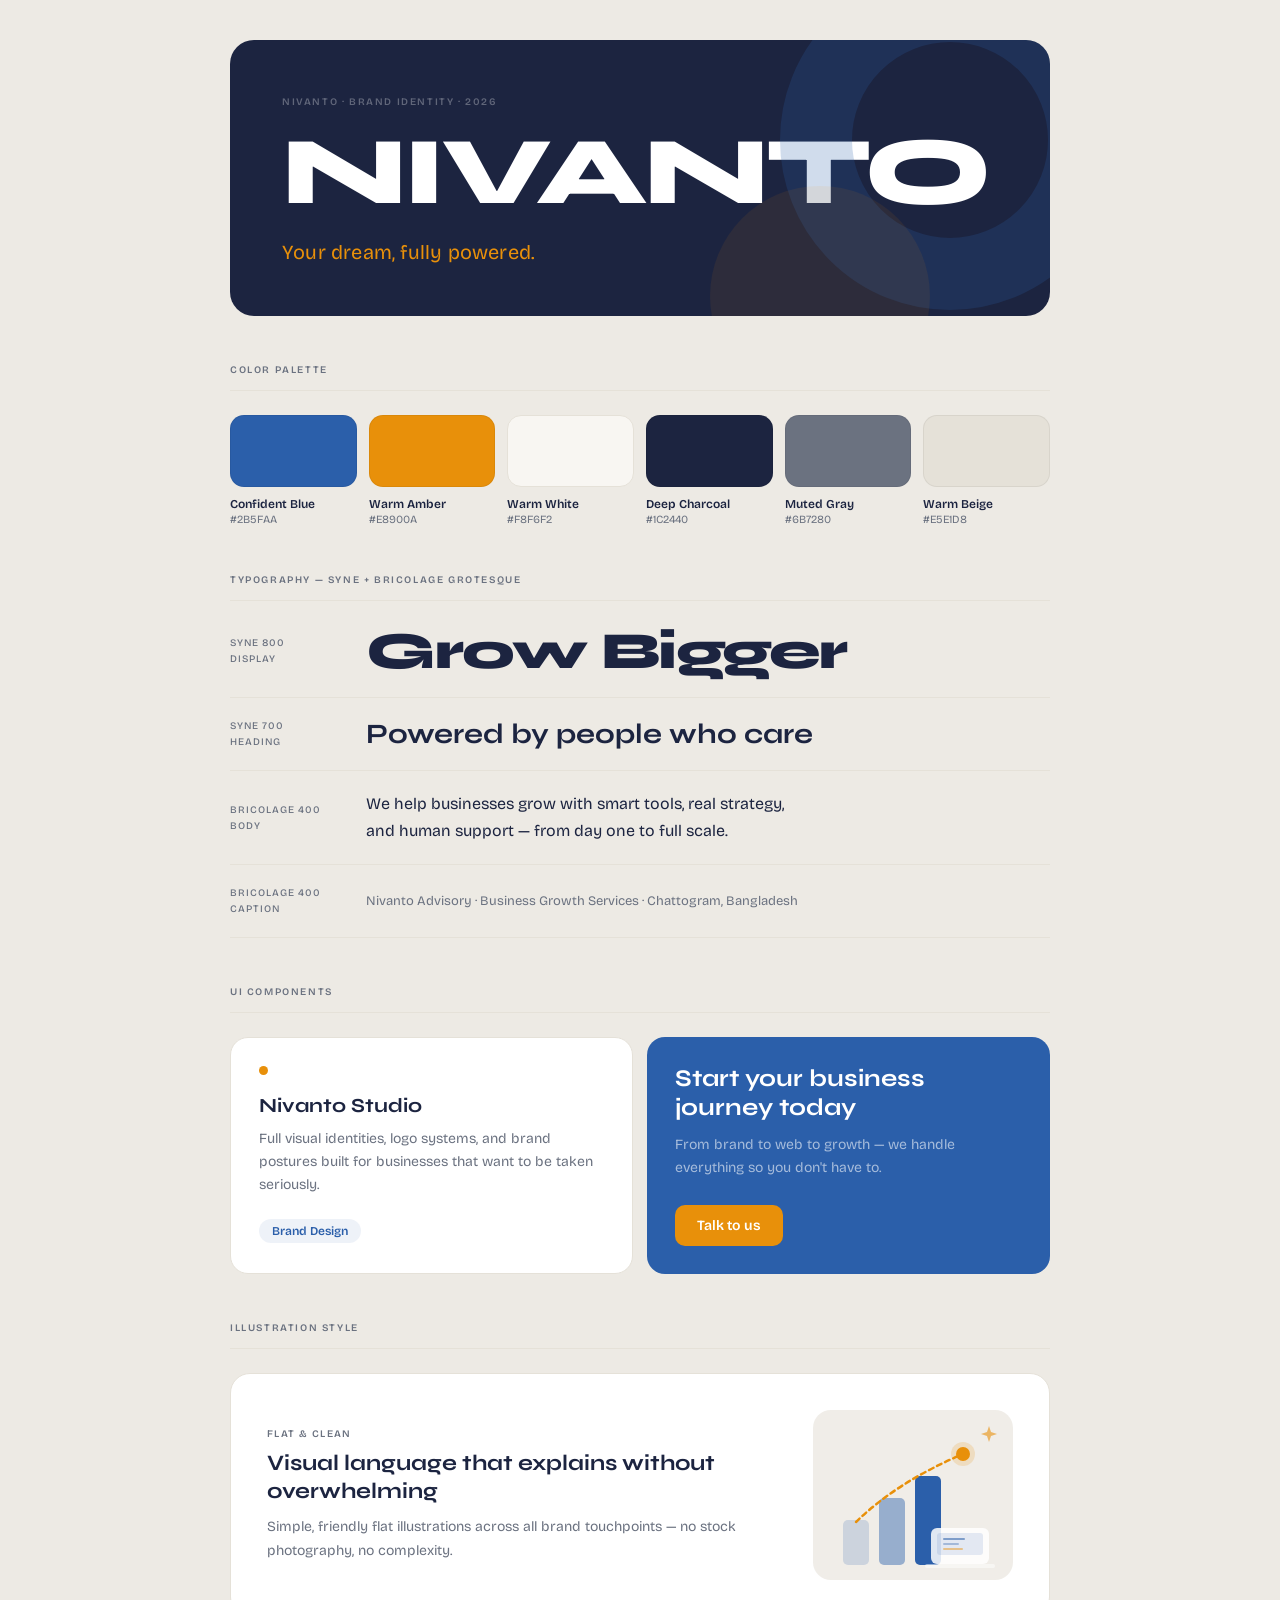
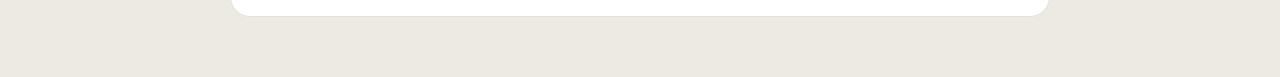
<file: public/assets/aistudio/Nivanto___Brand_Identity_Preview__1__3156ac2e.html>
<!DOCTYPE html>
<html lang="en">
<head>
<meta charset="UTF-8">
<meta name="viewport" content="width=device-width, initial-scale=1, viewport-fit=cover">
<title>Nivanto — Brand Identity Preview</title>
<style>
@import url('https://fonts.googleapis.com/css2?family=Syne:wght@600;700;800&family=Bricolage+Grotesque:opsz,wght@12..96,400;12..96,500;12..96,600&display=swap');

:root {
  --primary: #2B5FAA;
  --amber:   #E8900A;
  --bg:      #F8F6F2;
  --charcoal:#1C2440;
  --muted:   #6B7280;
  --border:  #E5E1D8;
  --white:   #FFFFFF;
}

*, *::before, *::after { margin:0; padding:0; box-sizing:border-box; }

body {
  background: #EDEAE4;
  font-family: 'Bricolage Grotesque', sans-serif;
  color: var(--charcoal);
  padding: 40px 20px 60px;
}

.board {
  max-width: 820px;
  margin: 0 auto;
  display: flex;
  flex-direction: column;
  gap: 48px;
}

/* ── HERO ── */
.hero {
  background: var(--charcoal);
  border-radius: 24px;
  padding: 56px 52px 52px;
  position: relative;
  overflow: hidden;
}
.hero-eyebrow {
  font-size: 10px;
  font-weight: 600;
  color: rgba(255,255,255,0.3);
  letter-spacing: 0.16em;
  text-transform: uppercase;
  margin-bottom: 22px;
}
.hero-name {
  font-family: 'Syne', sans-serif;
  font-size: clamp(56px, 11vw, 96px);
  font-weight: 800;
  color: #fff;
  line-height: 0.88;
  letter-spacing: -3px;
  margin-bottom: 26px;
}
.hero-tagline {
  font-size: 20px;
  font-weight: 400;
  color: var(--amber);
  letter-spacing: 0.01em;
}
.hero::before {
  content:'';
  position:absolute; right:-70px; top:-70px;
  width:340px; height:340px;
  border-radius:50%;
  border:72px solid rgba(43,95,170,0.22);
  pointer-events:none;
}
.hero::after {
  content:'';
  position:absolute; right:120px; bottom:-90px;
  width:220px; height:220px;
  border-radius:50%;
  background:rgba(232,144,10,0.08);
  pointer-events:none;
}

/* ── SECTION LABEL ── */
.sec-label {
  font-size: 10px;
  font-weight: 600;
  color: var(--muted);
  letter-spacing: 0.16em;
  text-transform: uppercase;
  padding-bottom: 14px;
  border-bottom: 1px solid var(--border);
  margin-bottom: 24px;
}

/* ── COLORS ── */
.swatches {
  display: flex;
  gap: 12px;
  flex-wrap: wrap;
}
.swatch { flex:1; min-width:100px; }
.swatch-block {
  height: 72px;
  border-radius: 14px;
  margin-bottom: 10px;
  border: 1px solid rgba(0,0,0,0.06);
}
.swatch-name {
  font-size: 12px;
  font-weight: 600;
  color: var(--charcoal);
  margin-bottom: 2px;
}
.swatch-hex {
  font-size: 11px;
  color: var(--muted);
}

/* ── TYPOGRAPHY ── */
.type-rows { display:flex; flex-direction:column; }
.type-row {
  display: flex;
  align-items: center;
  gap: 28px;
  padding: 20px 0;
  border-bottom: 1px solid var(--border);
}
.type-row:first-child { padding-top: 0; }
.type-meta {
  min-width: 108px;
  font-size: 10px;
  color: var(--muted);
  font-weight: 500;
  letter-spacing: 0.1em;
  text-transform: uppercase;
  line-height: 1.6;
  flex-shrink: 0;
}
.t-h1 {
  font-family:'Syne',sans-serif;
  font-size: 52px; font-weight:800;
  color:var(--charcoal); line-height:1; letter-spacing:-1.5px;
}
.t-h2 {
  font-family:'Syne',sans-serif;
  font-size: 28px; font-weight:700;
  color:var(--charcoal); line-height:1.1;
}
.t-body {
  font-size:16px; font-weight:400;
  color:var(--charcoal); line-height:1.65;
  max-width:420px;
}
.t-caption {
  font-size:13px; font-weight:400;
  color:var(--muted); line-height:1.5;
}

/* ── COMPONENTS ── */
.component-grid {
  display:grid;
  grid-template-columns:1fr 1fr;
  gap:14px;
}

.wing-card {
  background:var(--white);
  border:1px solid var(--border);
  border-radius:18px;
  padding:28px;
}
.wing-dot {
  width:9px; height:9px;
  border-radius:50%;
  background:var(--amber);
  margin-bottom:18px;
}
.wing-title {
  font-family:'Syne',sans-serif;
  font-size:20px; font-weight:700;
  color:var(--charcoal);
  margin-bottom:9px;
}
.wing-desc {
  font-size:14px; color:var(--muted);
  line-height:1.65; margin-bottom:22px;
}
.wing-tag {
  display:inline-block;
  background:rgba(43,95,170,0.08);
  color:var(--primary);
  font-size:12px; font-weight:600;
  padding:5px 13px; border-radius:100px;
}

.cta-card {
  background:var(--primary);
  border-radius:18px;
  padding:28px;
  display:flex; flex-direction:column;
  justify-content:space-between;
}
.cta-heading {
  font-family:'Syne',sans-serif;
  font-size:24px; font-weight:700;
  color:#fff; line-height:1.2;
  margin-bottom:10px;
}
.cta-sub {
  font-size:14px;
  color:rgba(255,255,255,0.58);
  line-height:1.65;
  margin-bottom:26px;
}
.cta-btn {
  background:var(--amber);
  color:#fff;
  font-family:'Bricolage Grotesque',sans-serif;
  font-size:14px; font-weight:600;
  border:none; padding:12px 22px;
  border-radius:10px; cursor:pointer;
  align-self:flex-start;
}

/* ── ILLUSTRATION STRIP ── */
.illus-strip {
  background:var(--white);
  border:1px solid var(--border);
  border-radius:20px;
  padding:36px;
  display:flex;
  align-items:center;
  gap:40px;
}
.illus-text { flex:1; }
.illus-eyebrow {
  font-size:10px; font-weight:600;
  color:var(--muted); letter-spacing:0.14em;
  text-transform:uppercase; margin-bottom:10px;
}
.illus-heading {
  font-family:'Syne',sans-serif;
  font-size:22px; font-weight:700;
  color:var(--charcoal); line-height:1.25;
  margin-bottom:10px;
}
.illus-body {
  font-size:14px; color:var(--muted); line-height:1.65;
}
.illus-svg { flex-shrink:0; width:200px; }

@media(max-width:600px) {
  .component-grid { grid-template-columns:1fr; }
  .illus-strip { flex-direction:column; }
  .hero { padding:40px 28px; }
}
</style>
</head>
<body>

<div class="board">

  <!-- HERO -->
  <div class="hero">
    <div class="hero-eyebrow">Nivanto · Brand Identity · 2026</div>
    <div class="hero-name">NIVANTO</div>
    <div class="hero-tagline">Your dream, fully powered.</div>
  </div>

  <!-- COLORS -->
  <div>
    <div class="sec-label">Color Palette</div>
    <div class="swatches">
      <div class="swatch">
        <div class="swatch-block" style="background:#2B5FAA"></div>
        <div class="swatch-name">Confident Blue</div>
        <div class="swatch-hex">#2B5FAA</div>
      </div>
      <div class="swatch">
        <div class="swatch-block" style="background:#E8900A"></div>
        <div class="swatch-name">Warm Amber</div>
        <div class="swatch-hex">#E8900A</div>
      </div>
      <div class="swatch">
        <div class="swatch-block" style="background:#F8F6F2;border:1px solid #E5E1D8!important"></div>
        <div class="swatch-name">Warm White</div>
        <div class="swatch-hex">#F8F6F2</div>
      </div>
      <div class="swatch">
        <div class="swatch-block" style="background:#1C2440"></div>
        <div class="swatch-name">Deep Charcoal</div>
        <div class="swatch-hex">#1C2440</div>
      </div>
      <div class="swatch">
        <div class="swatch-block" style="background:#6B7280"></div>
        <div class="swatch-name">Muted Gray</div>
        <div class="swatch-hex">#6B7280</div>
      </div>
      <div class="swatch">
        <div class="swatch-block" style="background:#E5E1D8"></div>
        <div class="swatch-name">Warm Beige</div>
        <div class="swatch-hex">#E5E1D8</div>
      </div>
    </div>
  </div>

  <!-- TYPOGRAPHY -->
  <div>
    <div class="sec-label">Typography — Syne + Bricolage Grotesque</div>
    <div class="type-rows">
      <div class="type-row">
        <div class="type-meta">Syne 800<br>Display</div>
        <div class="t-h1">Grow Bigger</div>
      </div>
      <div class="type-row">
        <div class="type-meta">Syne 700<br>Heading</div>
        <div class="t-h2">Powered by people who care</div>
      </div>
      <div class="type-row">
        <div class="type-meta">Bricolage 400<br>Body</div>
        <div class="t-body">We help businesses grow with smart tools, real strategy, and human support — from day one to full scale.</div>
      </div>
      <div class="type-row">
        <div class="type-meta">Bricolage 400<br>Caption</div>
        <div class="t-caption">Nivanto Advisory · Business Growth Services · Chattogram, Bangladesh</div>
      </div>
    </div>
  </div>

  <!-- COMPONENTS -->
  <div>
    <div class="sec-label">UI Components</div>
    <div class="component-grid">
      <div class="wing-card">
        <div class="wing-dot"></div>
        <div class="wing-title">Nivanto Studio</div>
        <div class="wing-desc">Full visual identities, logo systems, and brand postures built for businesses that want to be taken seriously.</div>
        <span class="wing-tag">Brand Design</span>
      </div>
      <div class="cta-card">
        <div>
          <div class="cta-heading">Start your business journey today</div>
          <div class="cta-sub">From brand to web to growth — we handle everything so you don't have to.</div>
        </div>
        <button class="cta-btn">Talk to us</button>
      </div>
    </div>
  </div>

  <!-- ILLUSTRATION STYLE -->
  <div>
    <div class="sec-label">Illustration Style</div>
    <div class="illus-strip">
      <div class="illus-text">
        <div class="illus-eyebrow">Flat &amp; Clean</div>
        <div class="illus-heading">Visual language that explains without overwhelming</div>
        <div class="illus-body">Simple, friendly flat illustrations across all brand touchpoints — no stock photography, no complexity.</div>
      </div>
      <svg class="illus-svg" viewBox="0 0 200 170" fill="none" xmlns="http://www.w3.org/2000/svg">
        <!-- Background -->
        <rect width="200" height="170" rx="18" fill="#F0EDE8"/>

        <!-- Chart bars -->
        <rect x="30" y="110" width="26" height="45" rx="5" fill="#2B5FAA" opacity="0.18"/>
        <rect x="66" y="88"  width="26" height="67" rx="5" fill="#2B5FAA" opacity="0.45"/>
        <rect x="102" y="66" width="26" height="89" rx="5" fill="#2B5FAA"/>

        <!-- Dashed growth line -->
        <path d="M43 112 Q84 72 150 44" stroke="#E8900A" stroke-width="2.5" stroke-dasharray="5,4" stroke-linecap="round" fill="none"/>

        <!-- Endpoint dot -->
        <circle cx="150" cy="44" r="7" fill="#E8900A"/>
        <circle cx="150" cy="44" r="12" fill="#E8900A" opacity="0.18"/>

        <!-- Sparkle top right -->
        <path d="M174 22 L176 16 L178 22 L184 24 L178 26 L176 32 L174 26 L168 24 Z" fill="#E8900A" opacity="0.6"/>

        <!-- Laptop shape (bottom right) -->
        <rect x="118" y="118" width="58" height="36" rx="6" fill="white" opacity="0.85"/>
        <rect x="124" y="123" width="46" height="22" rx="3" fill="#2B5FAA" opacity="0.12"/>
        <!-- Screen lines -->
        <rect x="130" y="128" width="22" height="2" rx="1" fill="#2B5FAA" opacity="0.55"/>
        <rect x="130" y="133" width="16" height="2" rx="1" fill="#2B5FAA" opacity="0.35"/>
        <rect x="130" y="138" width="20" height="2" rx="1" fill="#E8900A" opacity="0.45"/>
        <!-- Laptop base -->
        <rect x="112" y="154" width="70" height="4" rx="2" fill="white" opacity="0.5"/>
      </svg>
    </div>
  </div>

</div>

</body>
</html>
</file>
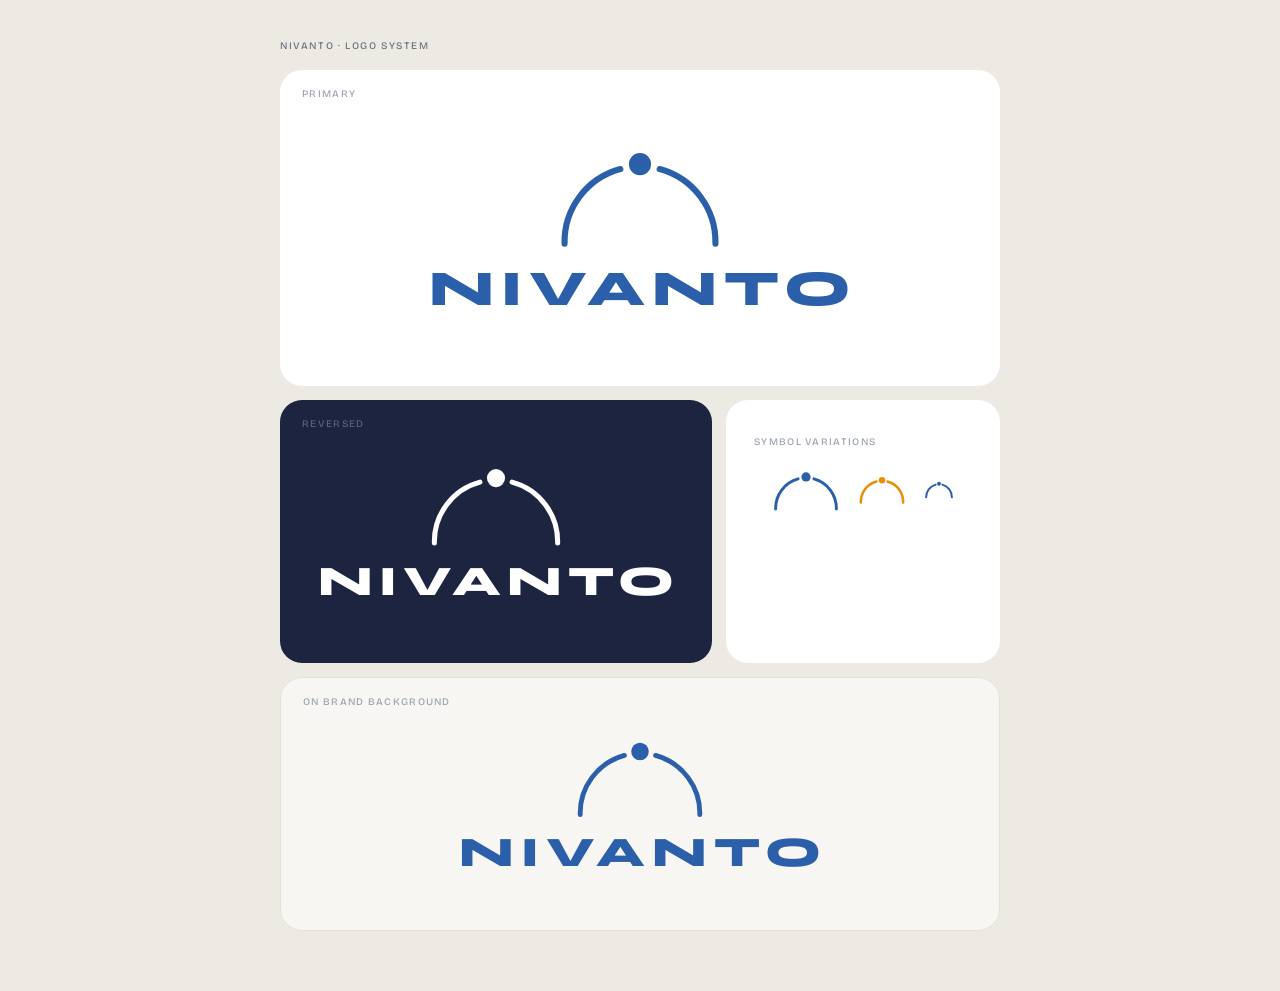
<file: public/assets/aistudio/Nivanto___Logo_System_d5841a1b.html>
<!DOCTYPE html>
<html lang="en">
<head>
<meta charset="UTF-8">
<meta name="viewport" content="width=device-width, initial-scale=1, viewport-fit=cover">
<title>Nivanto — Logo System</title>
<style>
@import url('https://fonts.googleapis.com/css2?family=Syne:wght@800&family=Bricolage+Grotesque:opsz,wght@12..96,400;12..96,500&display=swap');

*, *::before, *::after { margin:0; padding:0; box-sizing:border-box; }

body {
  background: #EDEAE4;
  font-family: 'Bricolage Grotesque', sans-serif;
  padding: 40px 20px 60px;
}

.page {
  max-width: 720px;
  margin: 0 auto;
  display: flex;
  flex-direction: column;
  gap: 14px;
}

.page-label {
  font-size: 10px;
  font-weight: 500;
  color: #6B7280;
  letter-spacing: 0.16em;
  text-transform: uppercase;
  margin-bottom: 4px;
}

/* Cards */
.card {
  border-radius: 22px;
  display: flex;
  align-items: center;
  justify-content: center;
  padding: 72px 40px;
  position: relative;
}
.card-white  { background: #ffffff; }
.card-dark   { background: #1C2440; }
.card-warm   { background: #F8F6F2; border: 1px solid #E5E1D8; }

.c-label {
  position: absolute;
  top: 18px; left: 22px;
  font-size: 10px;
  font-weight: 500;
  letter-spacing: 0.13em;
  text-transform: uppercase;
}
.cl-muted { color: #9CA3AF; }
.cl-dark  { color: rgba(255,255,255,0.28); }

/* Logo */
.logo {
  display: flex;
  flex-direction: column;
  align-items: center;
}

.wordmark {
  font-family: 'Syne', sans-serif;
  font-weight: 800;
  letter-spacing: 7px;
  line-height: 1;
  margin-top: 10px;
  padding-left: 7px; /* optical compensation */
}
.wm-blue  { color: #2B5FAA; font-size: 50px; }
.wm-white { color: #ffffff; font-size: 42px; letter-spacing: 6px; padding-left: 6px; }

/* Two column */
.two-col {
  display: grid;
  grid-template-columns: 1fr 1fr;
  gap: 14px;
}

/* Symbol card */
.sym-card {
  border-radius: 22px;
  padding: 36px 28px;
  display: flex;
  flex-direction: column;
  align-items: center;
  gap: 20px;
}

.sym-label {
  font-size: 10px;
  font-weight: 500;
  letter-spacing: 0.13em;
  text-transform: uppercase;
  align-self: flex-start;
}
.sl-muted { color: #9CA3AF; }
.sl-dark  { color: rgba(255,255,255,0.28); }

.sym-row {
  display: flex;
  align-items: center;
  gap: 20px;
  flex-wrap: wrap;
  justify-content: center;
}

@media (max-width: 540px) {
  .two-col { grid-template-columns: 1fr; }
  .wm-blue { font-size: 38px; }
}
</style>
</head>
<body>

<div class="page">

  <div class="page-label">Nivanto · Logo System</div>

  <!-- PRIMARY -->
  <div class="card card-white">
    <span class="c-label cl-muted">Primary</span>
    <div class="logo">
      <svg width="164" viewBox="0 0 200 136" fill="none">
        <!-- Left arc half -->
        <path d="M 8,124 A 92,92 0 0,1 76,33"
              stroke="#2B5FAA" stroke-width="7.5" stroke-linecap="round" fill="none"/>
        <!-- Right arc half -->
        <path d="M 124,33 A 92,92 0 0,1 192,124"
              stroke="#2B5FAA" stroke-width="7.5" stroke-linecap="round" fill="none"/>
        <!-- Dot at peak -->
        <circle cx="100" cy="27" r="13.5" fill="#2B5FAA"/>
      </svg>
      <div class="wordmark wm-blue">NIVANTO</div>
    </div>
  </div>

  <div class="two-col">

    <!-- DARK / REVERSED -->
    <div class="card card-dark" style="padding: 60px 32px;">
      <span class="c-label cl-dark">Reversed</span>
      <div class="logo">
        <svg width="134" viewBox="0 0 200 136" fill="none">
          <path d="M 8,124 A 92,92 0 0,1 76,33"
                stroke="#ffffff" stroke-width="7.5" stroke-linecap="round" fill="none"/>
          <path d="M 124,33 A 92,92 0 0,1 192,124"
                stroke="#ffffff" stroke-width="7.5" stroke-linecap="round" fill="none"/>
          <circle cx="100" cy="27" r="13.5" fill="#ffffff"/>
        </svg>
        <div class="wordmark wm-white">NIVANTO</div>
      </div>
    </div>

    <!-- SYMBOL ONLY -->
    <div class="sym-card card-white">
      <span class="sym-label sl-muted">Symbol Variations</span>
      <div class="sym-row">

        <!-- Blue large -->
        <svg width="66" viewBox="0 0 200 136" fill="none">
          <path d="M 8,124 A 92,92 0 0,1 76,33"
                stroke="#2B5FAA" stroke-width="9" stroke-linecap="round" fill="none"/>
          <path d="M 124,33 A 92,92 0 0,1 192,124"
                stroke="#2B5FAA" stroke-width="9" stroke-linecap="round" fill="none"/>
          <circle cx="100" cy="27" r="14" fill="#2B5FAA"/>
        </svg>

        <!-- Amber medium -->
        <svg width="46" viewBox="0 0 200 136" fill="none">
          <path d="M 8,124 A 92,92 0 0,1 76,33"
                stroke="#E8900A" stroke-width="11" stroke-linecap="round" fill="none"/>
          <path d="M 124,33 A 92,92 0 0,1 192,124"
                stroke="#E8900A" stroke-width="11" stroke-linecap="round" fill="none"/>
          <circle cx="100" cy="27" r="14" fill="#E8900A"/>
        </svg>

        <!-- Small -->
        <svg width="28" viewBox="0 0 200 136" fill="none">
          <path d="M 8,124 A 92,92 0 0,1 76,33"
                stroke="#2B5FAA" stroke-width="14" stroke-linecap="round" fill="none"/>
          <path d="M 124,33 A 92,92 0 0,1 192,124"
                stroke="#2B5FAA" stroke-width="14" stroke-linecap="round" fill="none"/>
          <circle cx="100" cy="27" r="14" fill="#2B5FAA"/>
        </svg>

      </div>
    </div>

  </div>

  <!-- ON BRAND BG -->
  <div class="card card-warm" style="padding: 56px 40px;">
    <span class="c-label cl-muted">On Brand Background</span>
    <div class="logo">
      <svg width="130" viewBox="0 0 200 136" fill="none">
        <path d="M 8,124 A 92,92 0 0,1 76,33"
              stroke="#2B5FAA" stroke-width="7.5" stroke-linecap="round" fill="none"/>
        <path d="M 124,33 A 92,92 0 0,1 192,124"
              stroke="#2B5FAA" stroke-width="7.5" stroke-linecap="round" fill="none"/>
        <circle cx="100" cy="27" r="13.5" fill="#2B5FAA"/>
      </svg>
      <div class="wordmark wm-blue" style="font-size:42px;">NIVANTO</div>
    </div>
  </div>

</div>

</body>
</html>
</file>
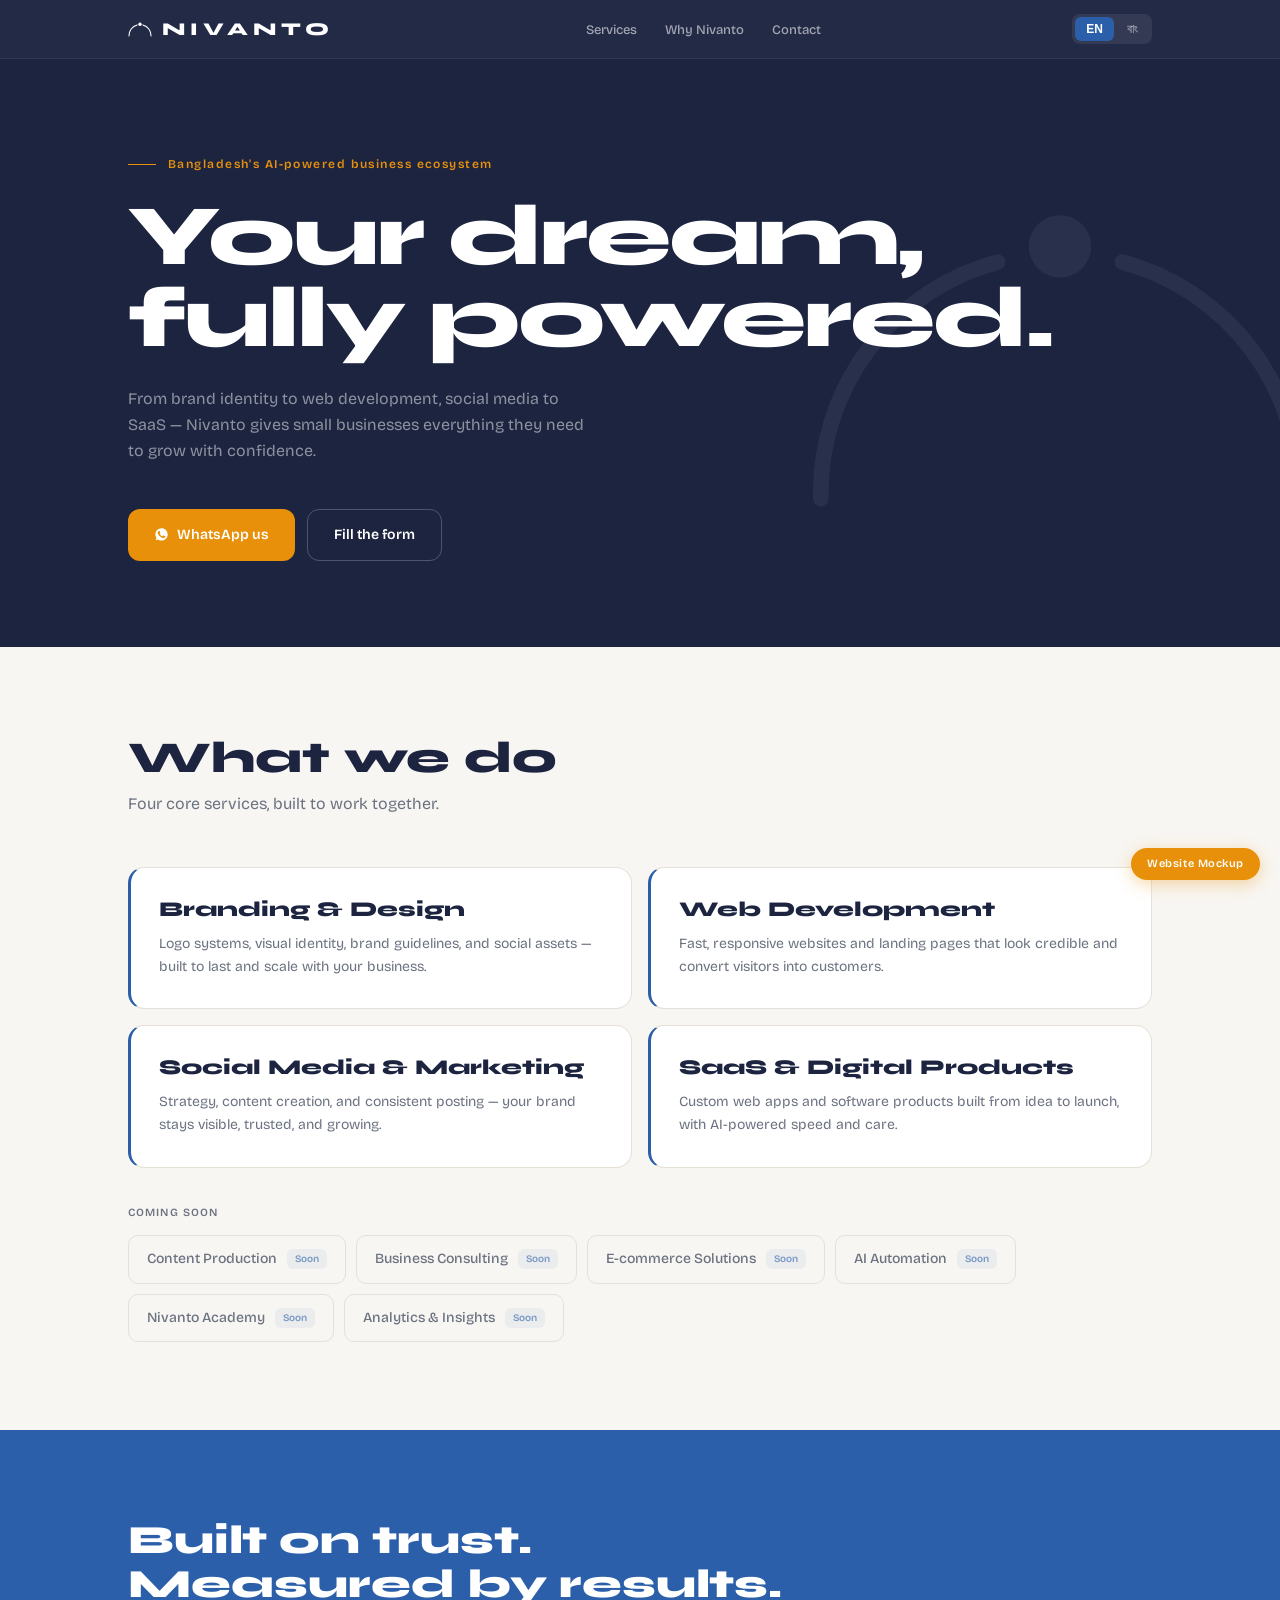
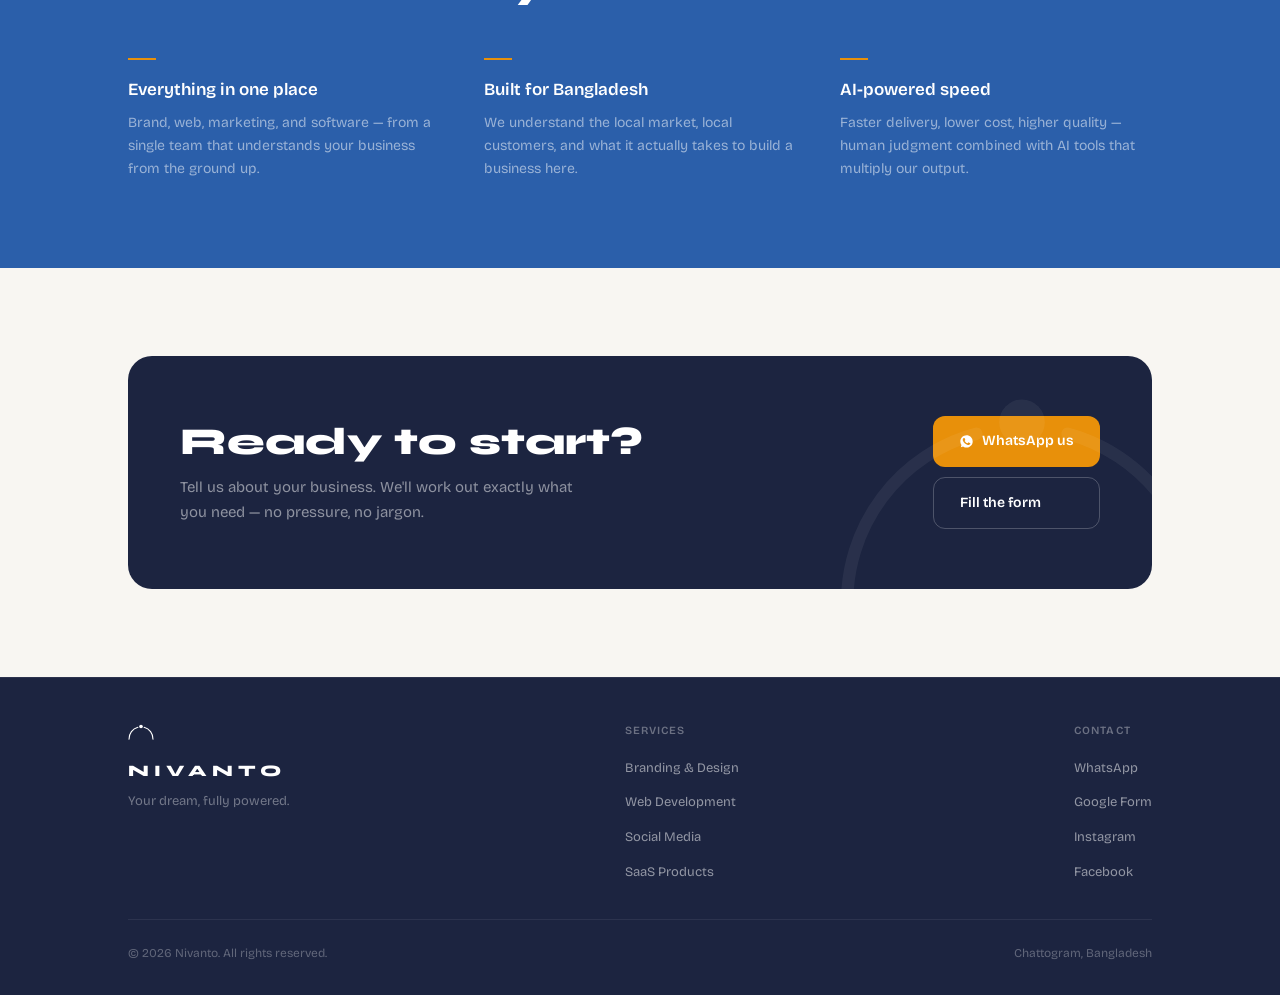
<file: public/assets/aistudio/Nivanto___Website_Mockup_c97a105b.html>
<!DOCTYPE html>
<html lang="en">
<head>
<meta charset="UTF-8">
<meta name="viewport" content="width=device-width, initial-scale=1, viewport-fit=cover">
<title>Nivanto — Mockup</title>
<style>
@import url('https://fonts.googleapis.com/css2?family=Syne:wght@800&family=Bricolage+Grotesque:opsz,wght@12..96,400;12..96,500;12..96,600&family=Baloo+Da+2:wght@400;600;800&family=Hind+Siliguri:wght@400;500;600&display=swap');

:root{
  --b:#2B5FAA;--a:#E8900A;--bg:#F8F6F2;--d:#1C2440;
  --m:#6B7280;--br:#E5E1D8;--w:#fff;
  color-scheme:light;
  padding-top:env(safe-area-inset-top,0px);
  padding-bottom:env(safe-area-inset-bottom,0px);
}
*,*::before,*::after{margin:0;padding:0;box-sizing:border-box;}
html{scroll-behavior:smooth;scroll-padding-top:env(safe-area-inset-top,0px);}
body{background:var(--bg);color:var(--d);font-family:'Bricolage Grotesque',sans-serif;line-height:1.6;-webkit-font-smoothing:antialiased;}

/* Lang */
[data-lang="bn"] .en{display:none;}
[data-lang="en"] .bn{display:none;}
.bn{font-family:'Hind Siliguri',sans-serif;}
.bn-h{font-family:'Baloo Da 2',sans-serif;}

/* Layout */
.c{max-width:1080px;margin:0 auto;padding:0 28px;}

/* ── NAV ── */
nav{
  position:sticky;top:0;z-index:100;
  background:rgba(28,36,64,0.97);
  backdrop-filter:blur(16px);
  border-bottom:1px solid rgba(255,255,255,0.07);
  padding:14px 0;
}
.ni{display:flex;align-items:center;justify-content:space-between;}
.nl{display:flex;align-items:center;gap:10px;text-decoration:none;}
.nw{font-family:'Syne',sans-serif;font-weight:800;font-size:18px;color:var(--w);letter-spacing:5px;}
.nm{display:flex;align-items:center;gap:28px;list-style:none;}
.nm a{font-size:13px;font-weight:500;color:rgba(255,255,255,0.58);text-decoration:none;transition:color .15s;}
.nm a:hover{color:var(--w);}
.lt{display:flex;gap:2px;background:rgba(255,255,255,0.08);border-radius:8px;padding:3px;}
.lb{background:none;border:none;cursor:pointer;font-size:12px;font-weight:600;padding:5px 11px;border-radius:6px;color:rgba(255,255,255,0.4);transition:all .15s;}
.lb.on{background:var(--b);color:var(--w);}

/* ── HERO ── */
.hero{background:var(--d);padding:96px 0 86px;position:relative;overflow:hidden;}
.harc{position:absolute;right:-40px;top:50%;transform:translateY(-50%);opacity:.055;pointer-events:none;}
.hp{
  font-size:12px;font-weight:600;color:var(--a);letter-spacing:.12em;
  margin-bottom:22px;display:flex;align-items:center;gap:12px;
}
.hp::before{content:'';display:block;width:28px;height:1px;background:var(--a);}
.hh{
  font-family:'Syne',sans-serif;font-weight:800;
  font-size:clamp(50px,8vw,86px);color:var(--w);
  line-height:.95;letter-spacing:-2px;margin-bottom:26px;
}
.hh.bn-h{letter-spacing:0;line-height:1.1;}
.hs{font-size:16px;color:rgba(255,255,255,0.5);max-width:460px;margin-bottom:44px;line-height:1.65;}
.cg{display:flex;gap:12px;flex-wrap:wrap;}

/* Buttons */
.btn{
  display:inline-flex;align-items:center;gap:8px;
  font-family:'Bricolage Grotesque',sans-serif;font-size:14px;font-weight:600;
  padding:14px 26px;border-radius:12px;border:none;cursor:pointer;text-decoration:none;
  transition:opacity .15s,transform .15s;
}
.btn:hover{opacity:.88;transform:translateY(-1px);}
.ba{background:var(--a);color:var(--w);}
.bo{background:transparent;border:1px solid rgba(255,255,255,0.22);color:var(--w);}
.bo-dark{background:transparent;border:1px solid rgba(255,255,255,0.22);color:var(--w);}

/* ── SERVICES ── */
.sec{padding:88px 0;}
.sh{font-family:'Syne',sans-serif;font-weight:800;font-size:clamp(30px,5vw,44px);color:var(--d);line-height:1.05;margin-bottom:10px;}
.sh.bn-h{line-height:1.2;}
.ss{font-size:16px;color:var(--m);margin-bottom:50px;max-width:480px;}

.sg{display:grid;grid-template-columns:1fr 1fr;gap:16px;margin-bottom:36px;}
.sc{
  background:var(--w);border:1px solid var(--br);
  border-left:3px solid var(--b);border-radius:16px;
  padding:30px 28px;transition:border-left-color .2s;
}
.sc:hover{border-left-color:var(--a);}
.sn{font-family:'Syne',sans-serif;font-weight:800;font-size:21px;color:var(--d);margin-bottom:10px;line-height:1.15;}
.sn.bn-h{font-size:19px;line-height:1.3;}
.sd{font-size:14px;color:var(--m);line-height:1.65;}

/* Upcoming */
.upl{font-size:11px;font-weight:600;color:var(--m);letter-spacing:.1em;text-transform:uppercase;margin-bottom:14px;}
.ug{display:flex;flex-wrap:wrap;gap:10px;}
.uc{background:var(--bg);border:1px solid var(--br);border-radius:10px;padding:12px 18px;display:flex;align-items:center;gap:10px;}
.un{font-size:14px;font-weight:500;color:var(--m);}
.ub{font-size:10px;font-weight:600;color:rgba(43,95,170,0.6);background:rgba(43,95,170,0.07);padding:2px 8px;border-radius:6px;}

/* ── TRUST ── */
.trust{background:var(--b);padding:88px 0;}
.th{font-family:'Syne',sans-serif;font-weight:800;font-size:clamp(28px,4vw,40px);color:var(--w);margin-bottom:52px;line-height:1.1;}
.th.bn-h{line-height:1.25;}
.tc{display:grid;grid-template-columns:repeat(3,1fr);gap:44px;}
.tm{width:28px;height:2px;background:var(--a);margin-bottom:16px;}
.tt{font-size:17px;font-weight:600;color:var(--w);margin-bottom:8px;}
.tt.bn{font-size:16px;}
.tb{font-size:14px;color:rgba(255,255,255,0.52);line-height:1.65;}

/* ── CTA ── */
.ctasec{padding:88px 0;}
.ctabox{
  background:var(--d);border-radius:24px;
  padding:60px 52px;display:flex;align-items:center;
  justify-content:space-between;gap:40px;flex-wrap:wrap;
  position:relative;overflow:hidden;
}
.carc{position:absolute;right:-60px;bottom:-40px;opacity:.055;pointer-events:none;}
.ch{font-family:'Syne',sans-serif;font-weight:800;font-size:clamp(26px,4vw,38px);color:var(--w);line-height:1.1;margin-bottom:12px;}
.ch.bn-h{line-height:1.25;}
.csub{font-size:15px;color:rgba(255,255,255,0.5);max-width:400px;line-height:1.65;}
.cbg{display:flex;flex-direction:column;gap:10px;flex-shrink:0;}

/* ── FOOTER ── */
footer{background:var(--d);border-top:1px solid rgba(255,255,255,0.07);padding:44px 0 32px;}
.fi{display:flex;justify-content:space-between;align-items:flex-start;flex-wrap:wrap;gap:36px;margin-bottom:36px;}
.fw{font-family:'Syne',sans-serif;font-weight:800;font-size:16px;color:var(--w);letter-spacing:5px;margin-top:10px;margin-bottom:8px;}
.ft{font-size:13px;color:rgba(255,255,255,0.38);}
.fch{font-size:11px;font-weight:600;color:rgba(255,255,255,0.35);letter-spacing:.1em;text-transform:uppercase;margin-bottom:14px;}
.fl{list-style:none;display:flex;flex-direction:column;gap:9px;}
.fl a{font-size:13px;color:rgba(255,255,255,0.52);text-decoration:none;}
.fl a:hover{color:var(--w);}
.fb{border-top:1px solid rgba(255,255,255,0.07);padding-top:24px;display:flex;justify-content:space-between;flex-wrap:wrap;gap:12px;}
.fc{font-size:12px;color:rgba(255,255,255,0.3);}

/* Mockup badge */
.mb{position:fixed;bottom:20px;right:20px;bottom:calc(20px + env(safe-area-inset-bottom,0px));z-index:200;background:var(--a);color:var(--w);font-size:11px;font-weight:600;padding:7px 16px;border-radius:100px;letter-spacing:.05em;box-shadow:0 4px 16px rgba(232,144,10,.35);}

/* Responsive */
@media(max-width:720px){
  .sg,.tc{grid-template-columns:1fr;}
  .tc{gap:28px;}
  .ctabox{padding:36px 28px;}
  .cbg{flex-direction:row;flex-wrap:wrap;}
  .nm{display:none;}
  .hero{padding:68px 0 60px;}
}
</style>
</head>
<body data-lang="en">

<div class="mb">Website Mockup</div>

<!-- NAV -->
<nav>
  <div class="c ni">
    <a href="#" class="nl">
      <svg width="24" viewBox="0 0 200 136" fill="none"><path d="M8,124A92,92 0 0,1 76,33" stroke="white" stroke-width="9" stroke-linecap="round" fill="none"/><path d="M124,33A92,92 0 0,1 192,124" stroke="white" stroke-width="9" stroke-linecap="round" fill="none"/><circle cx="100" cy="27" r="14" fill="white"/></svg>
      <span class="nw">NIVANTO</span>
    </a>
    <ul class="nm">
      <li><a href="#svc" class="en">Services</a><a href="#svc" class="bn">সেবাসমূহ</a></li>
      <li><a href="#why" class="en">Why Nivanto</a><a href="#why" class="bn">কেন Nivanto</a></li>
      <li><a href="#cta" class="en">Contact</a><a href="#cta" class="bn">যোগাযোগ</a></li>
    </ul>
    <div class="lt">
      <button class="lb on" onclick="setL('en')">EN</button>
      <button class="lb" onclick="setL('bn')">বাং</button>
    </div>
  </div>
</nav>

<!-- HERO -->
<section class="hero">
  <svg class="harc" width="520" viewBox="0 0 200 136" fill="none"><path d="M8,124A92,92 0 0,1 76,33" stroke="white" stroke-width="6" stroke-linecap="round" fill="none"/><path d="M124,33A92,92 0 0,1 192,124" stroke="white" stroke-width="6" stroke-linecap="round" fill="none"/><circle cx="100" cy="27" r="12" fill="white"/></svg>
  <div class="c">
    <div class="hp">
      <span class="en">Bangladesh's AI-powered business ecosystem</span>
      <span class="bn">বাংলাদেশের AI-চালিত বিজনেস ইকোসিস্টেম</span>
    </div>
    <h1 class="hh en">Your dream,<br>fully powered.</h1>
    <h1 class="hh bn-h bn">আপনার স্বপ্ন,<br>সম্পূর্ণ সক্ষম।</h1>
    <p class="hs en">From brand identity to web development, social media to SaaS — Nivanto gives small businesses everything they need to grow with confidence.</p>
    <p class="hs bn">ব্র্যান্ড পরিচয় থেকে ওয়েব ডেভেলপমেন্ট, সোশ্যাল মিডিয়া থেকে SaaS — Nivanto আপনার ব্যবসার সব প্রয়োজন মেটায়।</p>
    <div class="cg">
      <a href="https://wa.me/8801XXXXXXXXX" class="btn ba">
        <svg width="15" viewBox="0 0 24 24" fill="currentColor" style="flex-shrink:0"><path d="M17.472 14.382c-.297-.149-1.758-.867-2.03-.967-.273-.099-.471-.148-.67.15-.197.297-.767.966-.94 1.164-.173.199-.347.223-.644.075-.297-.15-1.255-.463-2.39-1.475-.883-.788-1.48-1.761-1.653-2.059-.173-.297-.018-.458.13-.606.134-.133.298-.347.446-.52.149-.174.198-.298.298-.497.099-.198.05-.371-.025-.52-.075-.149-.669-1.612-.916-2.207-.242-.579-.487-.5-.669-.51-.173-.008-.371-.01-.57-.01-.198 0-.52.074-.792.372-.272.297-1.04 1.016-1.04 2.479 0 1.462 1.065 2.875 1.213 3.074.149.198 2.096 3.2 5.077 4.487.709.306 1.262.489 1.694.625.712.227 1.36.195 1.871.118.571-.085 1.758-.719 2.006-1.413.248-.694.248-1.289.173-1.413-.074-.124-.272-.198-.57-.347zm-5.421 7.403h-.004a9.87 9.87 0 01-5.031-1.378l-.361-.214-3.741.982.998-3.648-.235-.374a9.86 9.86 0 01-1.51-5.26c.001-5.45 4.436-9.884 9.888-9.884 2.64 0 5.122 1.03 6.988 2.898a9.825 9.825 0 012.893 6.994c-.003 5.45-4.437 9.884-9.885 9.884z"/></svg>
        <span class="en">WhatsApp us</span><span class="bn">WhatsApp করুন</span>
      </a>
      <a href="#" class="btn bo"><span class="en">Fill the form</span><span class="bn">ফর্ম পূরণ করুন</span></a>
    </div>
  </div>
</section>

<!-- SERVICES -->
<section class="sec" id="svc">
  <div class="c">
    <h2 class="sh en">What we do</h2>
    <h2 class="sh bn-h bn">আমাদের সেবা</h2>
    <p class="ss en">Four core services, built to work together.</p>
    <p class="ss bn">চারটি মূল সেবা — একসাথে কাজ করার জন্য তৈরি।</p>
    <div class="sg">
      <div class="sc">
        <div class="sn en">Branding &amp; Design</div>
        <div class="sn bn-h bn">ব্র্যান্ডিং ও ডিজাইন</div>
        <p class="sd en">Logo systems, visual identity, brand guidelines, and social assets — built to last and scale with your business.</p>
        <p class="sd bn">লোগো সিস্টেম, ভিজ্যুয়াল আইডেন্টিটি, ব্র্যান্ড গাইডলাইন — আপনার ব্যবসার সাথে টেকসইভাবে তৈরি।</p>
      </div>
      <div class="sc">
        <div class="sn en">Web Development</div>
        <div class="sn bn-h bn">ওয়েব ডেভেলপমেন্ট</div>
        <p class="sd en">Fast, responsive websites and landing pages that look credible and convert visitors into customers.</p>
        <p class="sd bn">দ্রুত, রেসপন্সিভ ওয়েবসাইট এবং ল্যান্ডিং পেজ যা বিশ্বাসযোগ্য দেখায় এবং ভিজিটরকে কাস্টমারে পরিণত করে।</p>
      </div>
      <div class="sc">
        <div class="sn en">Social Media &amp; Marketing</div>
        <div class="sn bn-h bn">সোশ্যাল মিডিয়া ও মার্কেটিং</div>
        <p class="sd en">Strategy, content creation, and consistent posting — your brand stays visible, trusted, and growing.</p>
        <p class="sd bn">কৌশল, কন্টেন্ট তৈরি এবং নিয়মিত পোস্টিং — আপনার ব্র্যান্ড সবসময় দৃশ্যমান এবং বিশ্বস্ত থাকে।</p>
      </div>
      <div class="sc">
        <div class="sn en">SaaS &amp; Digital Products</div>
        <div class="sn bn-h bn">SaaS ও ডিজিটাল প্রোডাক্ট</div>
        <p class="sd en">Custom web apps and software products built from idea to launch, with AI-powered speed and care.</p>
        <p class="sd bn">কাস্টম ওয়েব অ্যাপ ও সফটওয়্যার প্রোডাক্ট — আইডিয়া থেকে লঞ্চ পর্যন্ত, AI-চালিত গতিতে।</p>
      </div>
    </div>

    <p class="upl en">Coming soon</p>
    <p class="upl bn">শীঘ্রই আসছে</p>
    <div class="ug">
      <div class="uc"><span class="un en">Content Production</span><span class="un bn">কন্টেন্ট প্রোডাকশন</span><span class="ub en">Soon</span><span class="ub bn">শীঘ্রই</span></div>
      <div class="uc"><span class="un en">Business Consulting</span><span class="un bn">বিজনেস কনসালটিং</span><span class="ub en">Soon</span><span class="ub bn">শীঘ্রই</span></div>
      <div class="uc"><span class="un en">E-commerce Solutions</span><span class="un bn">ই-কমার্স সলিউশন</span><span class="ub en">Soon</span><span class="ub bn">শীঘ্রই</span></div>
      <div class="uc"><span class="un en">AI Automation</span><span class="un bn">AI অটোমেশন</span><span class="ub en">Soon</span><span class="ub bn">শীঘ্রই</span></div>
      <div class="uc"><span class="un en">Nivanto Academy</span><span class="un bn">নিভান্টো একাডেমি</span><span class="ub en">Soon</span><span class="ub bn">শীঘ্রই</span></div>
      <div class="uc"><span class="un en">Analytics &amp; Insights</span><span class="un bn">অ্যানালিটিক্স ও ইনসাইটস</span><span class="ub en">Soon</span><span class="ub bn">শীঘ্রই</span></div>
    </div>
  </div>
</section>

<!-- WHY NIVANTO -->
<section class="trust" id="why">
  <div class="c">
    <h2 class="th en">Built on trust.<br>Measured by results.</h2>
    <h2 class="th bn-h bn">বিশ্বাসের উপর নির্মিত।<br>ফলাফলে পরিমাপ।</h2>
    <div class="tc">
      <div>
        <div class="tm"></div>
        <div class="tt en">Everything in one place</div>
        <div class="tt bn">সব একজায়গায়</div>
        <p class="tb en">Brand, web, marketing, and software — from a single team that understands your business from the ground up.</p>
        <p class="tb bn">ব্র্যান্ড, ওয়েব, মার্কেটিং এবং সফটওয়্যার — একটি টিম থেকে যারা আপনার ব্যবসা পুরোপুরি বোঝে।</p>
      </div>
      <div>
        <div class="tm"></div>
        <div class="tt en">Built for Bangladesh</div>
        <div class="tt bn">বাংলাদেশের জন্য তৈরি</div>
        <p class="tb en">We understand the local market, local customers, and what it actually takes to build a business here.</p>
        <p class="tb bn">আমরা স্থানীয় বাজার এবং কাস্টমার বুঝি — এখানে ব্যবসা গড়তে ঠিক কী লাগে তা আমরা জানি।</p>
      </div>
      <div>
        <div class="tm"></div>
        <div class="tt en">AI-powered speed</div>
        <div class="tt bn">AI-চালিত গতি</div>
        <p class="tb en">Faster delivery, lower cost, higher quality — human judgment combined with AI tools that multiply our output.</p>
        <p class="tb bn">দ্রুত ডেলিভারি, কম খরচ, উচ্চ মান — মানবিক বিচার ও AI টুলসের সমন্বয়ে।</p>
      </div>
    </div>
  </div>
</section>

<!-- CTA -->
<section class="ctasec" id="cta">
  <div class="c">
    <div class="ctabox">
      <svg class="carc" width="380" viewBox="0 0 200 136" fill="none"><path d="M8,124A92,92 0 0,1 76,33" stroke="white" stroke-width="6.5" stroke-linecap="round" fill="none"/><path d="M124,33A92,92 0 0,1 192,124" stroke="white" stroke-width="6.5" stroke-linecap="round" fill="none"/><circle cx="100" cy="27" r="12" fill="white"/></svg>
      <div>
        <h2 class="ch en">Ready to start?</h2>
        <h2 class="ch bn-h bn">শুরু করতে প্রস্তুত?</h2>
        <p class="csub en">Tell us about your business. We'll work out exactly what you need — no pressure, no jargon.</p>
        <p class="csub bn">আপনার ব্যবসা সম্পর্কে বলুন। আমরা বলে দেব আপনার ঠিক কী দরকার — কোনো চাপ নেই।</p>
      </div>
      <div class="cbg">
        <a href="https://wa.me/8801XXXXXXXXX" class="btn ba">
          <svg width="15" viewBox="0 0 24 24" fill="currentColor" style="flex-shrink:0"><path d="M17.472 14.382c-.297-.149-1.758-.867-2.03-.967-.273-.099-.471-.148-.67.15-.197.297-.767.966-.94 1.164-.173.199-.347.223-.644.075-.297-.15-1.255-.463-2.39-1.475-.883-.788-1.48-1.761-1.653-2.059-.173-.297-.018-.458.13-.606.134-.133.298-.347.446-.52.149-.174.198-.298.298-.497.099-.198.05-.371-.025-.52-.075-.149-.669-1.612-.916-2.207-.242-.579-.487-.5-.669-.51-.173-.008-.371-.01-.57-.01-.198 0-.52.074-.792.372-.272.297-1.04 1.016-1.04 2.479 0 1.462 1.065 2.875 1.213 3.074.149.198 2.096 3.2 5.077 4.487.709.306 1.262.489 1.694.625.712.227 1.36.195 1.871.118.571-.085 1.758-.719 2.006-1.413.248-.694.248-1.289.173-1.413-.074-.124-.272-.198-.57-.347zm-5.421 7.403h-.004a9.87 9.87 0 01-5.031-1.378l-.361-.214-3.741.982.998-3.648-.235-.374a9.86 9.86 0 01-1.51-5.26c.001-5.45 4.436-9.884 9.888-9.884 2.64 0 5.122 1.03 6.988 2.898a9.825 9.825 0 012.893 6.994c-.003 5.45-4.437 9.884-9.885 9.884z"/></svg>
          <span class="en">WhatsApp us</span><span class="bn">WhatsApp করুন</span>
        </a>
        <a href="#" class="btn bo"><span class="en">Fill the form</span><span class="bn">ফর্ম পূরণ করুন</span></a>
      </div>
    </div>
  </div>
</section>

<!-- FOOTER -->
<footer>
  <div class="c">
    <div class="fi">
      <div>
        <svg width="26" viewBox="0 0 200 136" fill="none"><path d="M8,124A92,92 0 0,1 76,33" stroke="white" stroke-width="8.5" stroke-linecap="round" fill="none"/><path d="M124,33A92,92 0 0,1 192,124" stroke="white" stroke-width="8.5" stroke-linecap="round" fill="none"/><circle cx="100" cy="27" r="14" fill="white"/></svg>
        <div class="fw">NIVANTO</div>
        <div class="ft en">Your dream, fully powered.</div>
        <div class="ft bn">আপনার স্বপ্ন, সম্পূর্ণ সক্ষম।</div>
      </div>
      <div>
        <div class="fch en">Services</div>
        <div class="fch bn">সেবাসমূহ</div>
        <ul class="fl">
          <li><a href="#" class="en">Branding &amp; Design</a><a href="#" class="bn">ব্র্যান্ডিং ও ডিজাইন</a></li>
          <li><a href="#" class="en">Web Development</a><a href="#" class="bn">ওয়েব ডেভেলপমেন্ট</a></li>
          <li><a href="#" class="en">Social Media</a><a href="#" class="bn">সোশ্যাল মিডিয়া</a></li>
          <li><a href="#" class="en">SaaS Products</a><a href="#" class="bn">SaaS প্রোডাক্ট</a></li>
        </ul>
      </div>
      <div>
        <div class="fch en">Contact</div>
        <div class="fch bn">যোগাযোগ</div>
        <ul class="fl">
          <li><a href="https://wa.me/8801XXXXXXXXX">WhatsApp</a></li>
          <li><a href="#">Google Form</a></li>
          <li><a href="#">Instagram</a></li>
          <li><a href="#">Facebook</a></li>
        </ul>
      </div>
    </div>
    <div class="fb">
      <span class="fc en">© 2026 Nivanto. All rights reserved.</span>
      <span class="fc bn">© ২০২৬ নিভান্টো। সর্বস্বত্ব সংরক্ষিত।</span>
      <span class="fc en">Chattogram, Bangladesh</span>
      <span class="fc bn">চট্টগ্রাম, বাংলাদেশ</span>
    </div>
  </div>
</footer>

<script>
function setL(l){
  document.body.dataset.lang=l;
  document.querySelectorAll('.lb').forEach(b=>b.classList.remove('on'));
  document.querySelector('.lb[onclick="setL(\''+l+'\')"]').classList.add('on');
}
</script>
</body>
</html>
</file>
